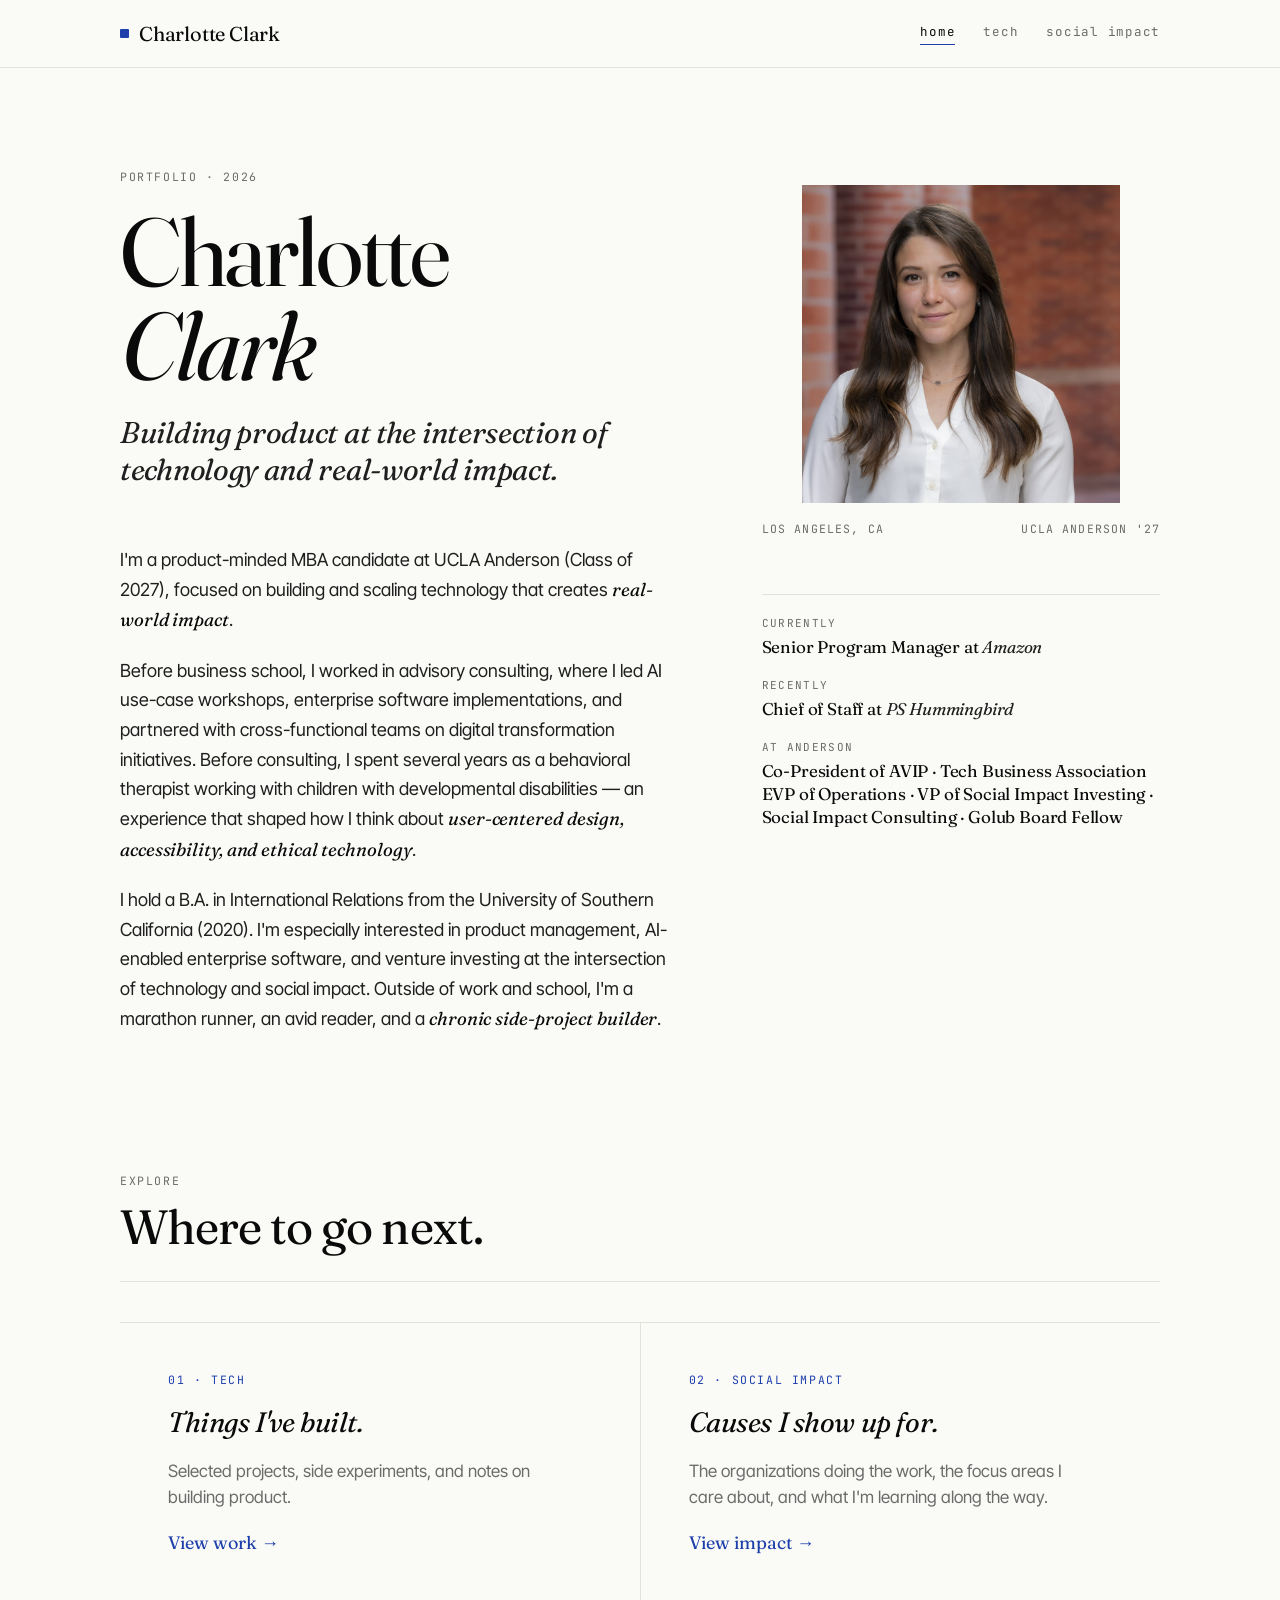
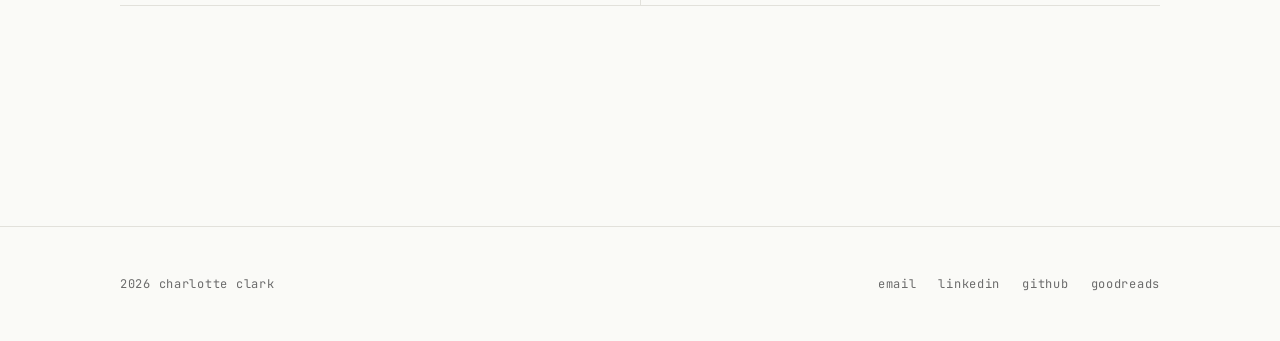
<file: index.html>
<!doctype html>
<html lang="en">
<head>
<meta charset="utf-8" />
<meta name="viewport" content="width=device-width, initial-scale=1" />
<title>Charlotte Clark - Tech, Venture, Social Impact</title>
<meta name="description" content="Charlotte Clark — product-minded MBA candidate at UCLA Anderson building technology with real-world impact." />
<link rel="preconnect" href="https://fonts.googleapis.com">
<link rel="preconnect" href="https://fonts.gstatic.com" crossorigin>
<link href="https://fonts.googleapis.com/css2?family=Fraunces:ital,opsz,wght@0,9..144,400;0,9..144,500;1,9..144,400&family=Inter+Tight:wght@400;500;600&family=JetBrains+Mono:wght@400;500&display=swap" rel="stylesheet">
<link rel="stylesheet" href="styles.css" />
</head>
<body>

<nav class="nav" aria-label="Primary">
  <div class="nav__inner">
    <a href="https://charlotteclark.io/" class="nav__brand">Charlotte Clark</a>
    <div class="nav__links">
      <a href="https://charlotteclark.io/" aria-current="page">home</a>
      <a href="tech.html">tech</a>
      <a href="social-impact.html">social impact</a>
    </div>
  </div>
</nav>

<main>

  <!-- HERO -->
  <section class="hero wrap">
    <div class="hero__grid">

      <div>
        <div class="eyebrow">Portfolio · 2026</div>
        <h1 class="hero__name">Charlotte<br><em>Clark</em></h1>
        <p class="hero__tagline">
          Building product at the intersection of technology and real-world impact.
        </p>

        <!-- BIO -->
        <div class="bio">
          <p>
            I'm a product-minded MBA candidate at UCLA Anderson (Class of 2027), focused on building
            and scaling technology that creates <em>real-world impact</em>.
          </p>
          <p>
            Before business school, I worked in advisory consulting, where I led AI use-case workshops,
            enterprise software implementations, and partnered with cross-functional teams on digital
            transformation initiatives. Before consulting, I spent several years as a behavioral
            therapist working with children with developmental disabilities — an experience that shaped
            how I think about <em>user-centered design, accessibility, and ethical technology</em>.
          </p>
          <p>
            I hold a B.A. in International Relations from the University of Southern California (2020).
            I'm especially interested in product management, AI-enabled enterprise software, and
            venture investing at the intersection of technology and social impact. Outside of work and
            school, I'm a marathon runner, an avid reader, and a <em>chronic side-project builder</em>.
          </p>
        </div>
      </div>

      <div>
        <figure class="hero__photo">
          <img src="charlotte.jpg" alt="Charlotte Clark" />
        </figure>
        <div class="hero__photo-meta">
          <span>Los Angeles, CA</span>
          <span>UCLA Anderson '27</span>
        </div>

        <dl class="hero__currently">
          <dt>Currently</dt>
          <dd>Senior Program Manager at <em>Amazon </em></dd>

          <dt>Recently</dt>
          <dd>Chief of Staff at <em>PS Hummingbird</em></dd>

          <dt>At Anderson</dt>
          <dd>Co-President of AVIP · Tech Business Association EVP of Operations · VP of Social Impact Investing · Social Impact Consulting · Golub Board Fellow</dd>
        </dl>
      </div>

    </div>
  </section>

  <!-- NEXT UP -->
  <section class="section wrap" aria-labelledby="next-heading">
    <div class="sec-head">
      <div class="sec-head__title">
        <span class="eyebrow">Explore</span>
        <h2 id="next-heading">Where to go next.</h2>
      </div>
    </div>

    <div class="next">
      <a class="next__card" href="tech.html">
        <span class="eyebrow">01 · Tech</span>
        <h3>Things I've built.</h3>
        <p>Selected projects, side experiments, and notes on building product.</p>
        <span class="arrow">View work →</span>
      </a>
      <a class="next__card" href="social-impact.html">
        <span class="eyebrow">02 · Social Impact</span>
        <h3>Causes I show up for.</h3>
        <p>The organizations doing the work, the focus areas I care about, and what I'm learning along the way.</p>
        <span class="arrow">View impact →</span>
      </a>
    </div>
  </section>

</main>

<footer class="foot">
  <div class="foot__inner">
    <div>2026 Charlotte Clark</div>
    <div class="foot__links">
      <a href="mailto:charlotte.clark.2027@anderson.ucla.edu">email</a>
      <a href="https://www.linkedin.com/in/charlotte-christensen-clark/">linkedin</a>
      <a href="https://github.com/charlxtteclark">github</a>
      <a href="https://www.goodreads.com/user/show/161017598-charlotte-clark">goodreads</a>
    </div>
  </div>
</footer>

</body>
</html>
</file>
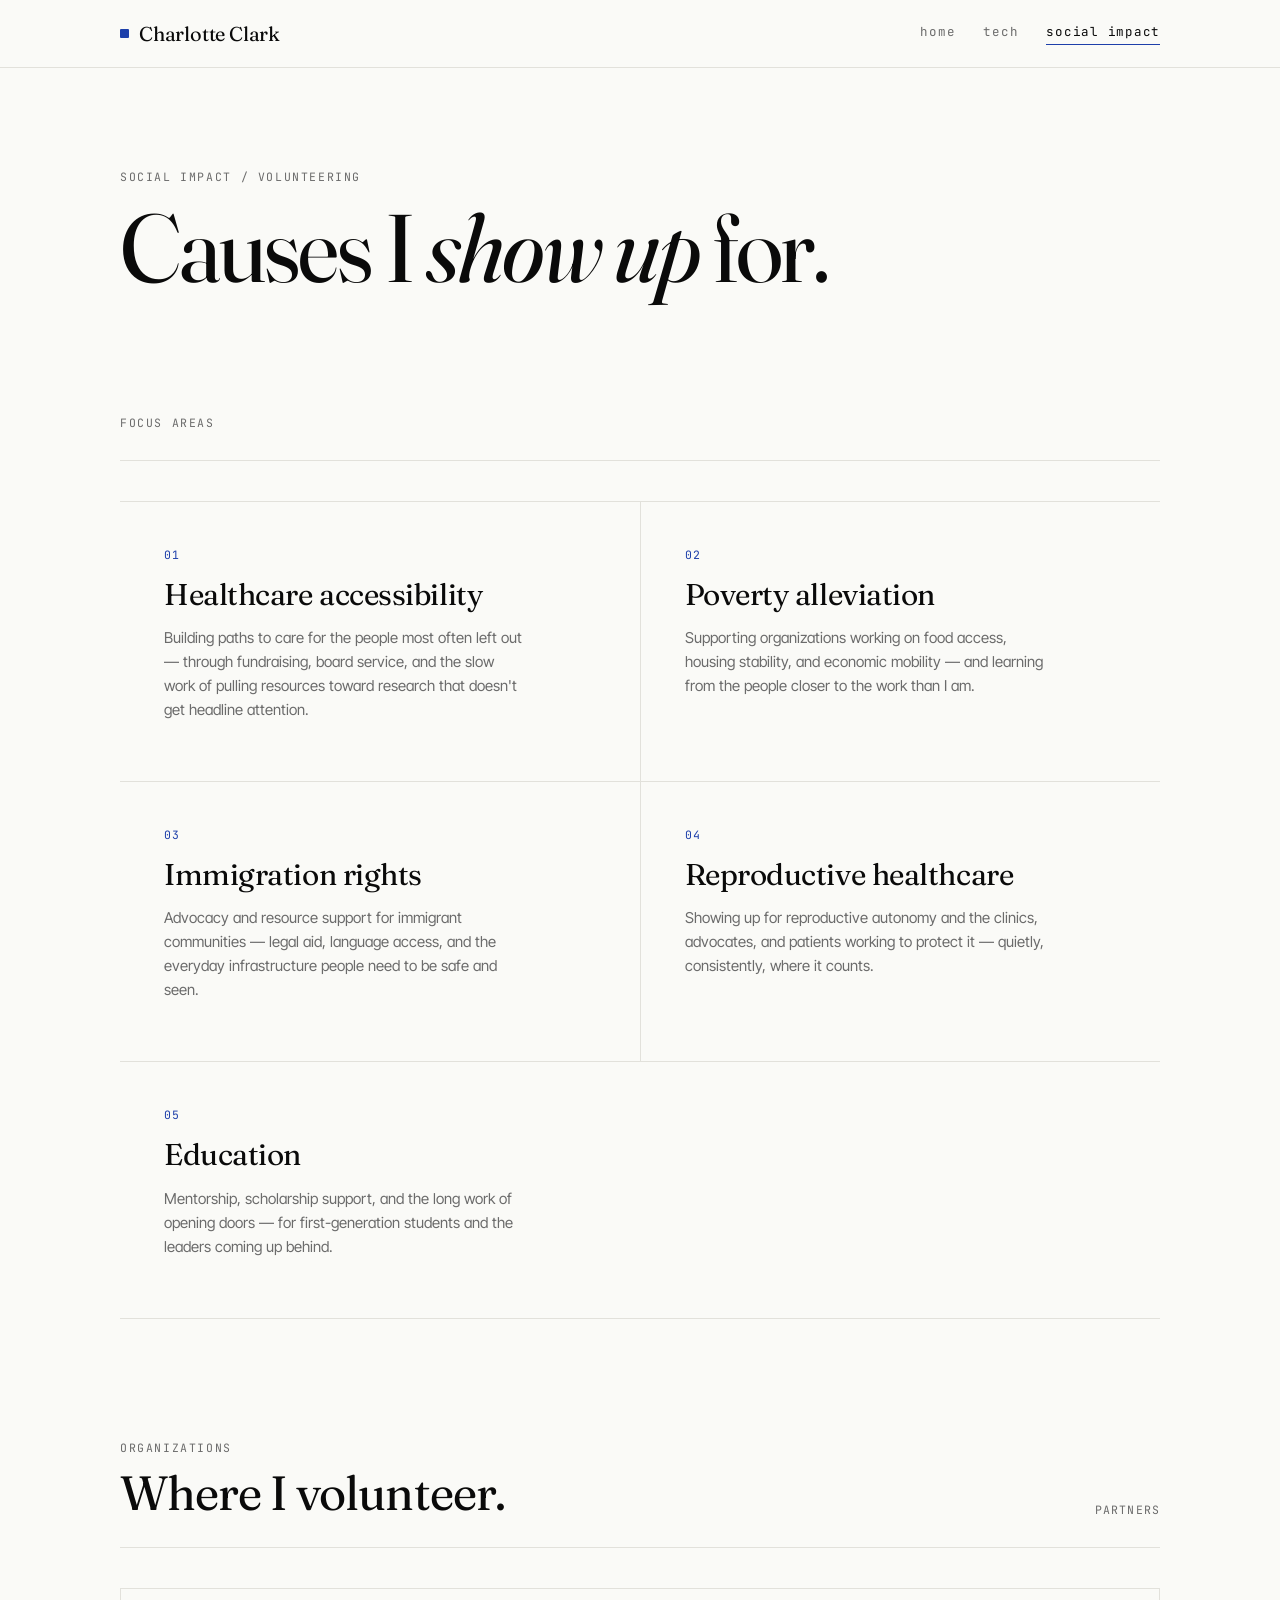
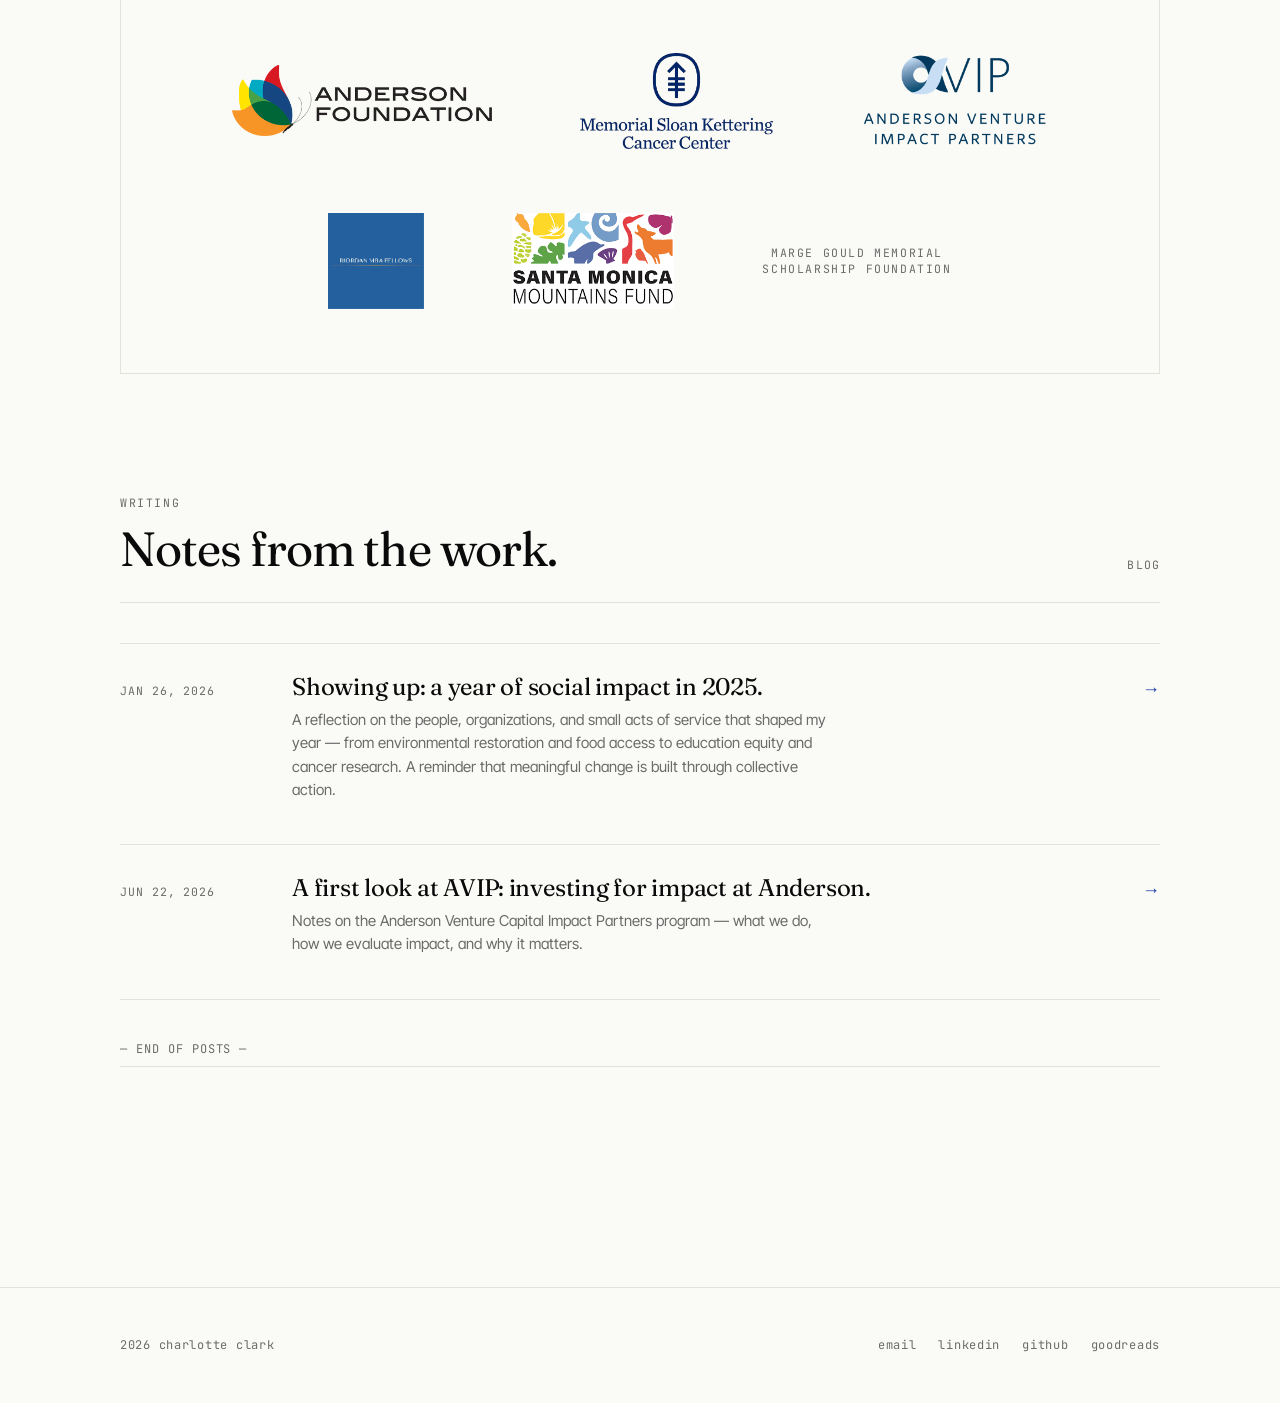
<file: social-impact.html>
<!doctype html>
<html lang="en">
<head>
<meta charset="utf-8" />
<meta name="viewport" content="width=device-width, initial-scale=1" />
<title>Social Impact — Charlotte Clark</title>
<meta name="description" content="The causes I show up for, the organizations doing the work, and what I'm learning." />
<link rel="preconnect" href="https://fonts.googleapis.com">
<link rel="preconnect" href="https://fonts.gstatic.com" crossorigin>
<link href="https://fonts.googleapis.com/css2?family=Fraunces:ital,opsz,wght@0,9..144,400;0,9..144,500;1,9..144,400&family=Inter+Tight:wght@400;500;600&family=JetBrains+Mono:wght@400;500&display=swap" rel="stylesheet">
<link rel="stylesheet" href="styles.css" />
</head>
<body>

<nav class="nav" aria-label="Primary">
  <div class="nav__inner">
    <a href="https://charlotteclark.io/" class="nav__brand">Charlotte Clark</a>
    <div class="nav__links">
      <a href="https://charlotteclark.io/">home</a>
      <a href="tech.html">tech</a>
      <a href="social-impact.html" aria-current="page">social impact</a>
    </div>
  </div>
</nav>

<main>

  <!-- INTRO -->
  <section class="hero wrap">
    <div class="eyebrow">Social Impact / Volunteering</div>
    <h1 class="hero__name" style="margin-top:14px">Causes I <em>show up</em> for.</h1>
  </section>

  <!-- FOCUS AREAS -->
  <section class="section wrap" aria-labelledby="focus-heading">
    <div class="sec-head sec-head--minimal">
      <div class="sec-head__title">
        <span class="eyebrow">Focus Areas</span>
      </div>
    </div>

    <div class="focus">
      <div class="focus__item">
        <span class="focus__num">01</span>
        <div class="focus__title">Healthcare accessibility</div>
        <p class="focus__body">
          Building paths to care for the people most often left out — through fundraising,
          board service, and the slow work of pulling resources toward research that doesn't
          get headline attention.
        </p>
      </div>

      <div class="focus__item">
        <span class="focus__num">02</span>
        <div class="focus__title">Poverty alleviation</div>
        <p class="focus__body">
          Supporting organizations working on food access, housing stability, and economic
          mobility — and learning from the people closer to the work than I am.
        </p>
      </div>

      <div class="focus__item">
        <span class="focus__num">03</span>
        <div class="focus__title">Immigration rights</div>
        <p class="focus__body">
          Advocacy and resource support for immigrant communities — legal aid, language
          access, and the everyday infrastructure people need to be safe and seen.
        </p>
      </div>

      <div class="focus__item">
        <span class="focus__num">04</span>
        <div class="focus__title">Reproductive healthcare</div>
        <p class="focus__body">
          Showing up for reproductive autonomy and the clinics, advocates, and patients
          working to protect it — quietly, consistently, where it counts.
        </p>  
      </div>
      
      <div class="focus__item focus__item--full">
        <span class="focus__num">05</span>
        <div class="focus__title">Education</div>
        <p class="focus__body">
          Mentorship, scholarship support, and the long work of opening doors — for
          first-generation students and the leaders coming up behind.
        </p>
      </div>
    </div>
  </section>

  <!-- PARTNERS -->
  <section class="section wrap" aria-labelledby="partners-heading">
    <div class="sec-head">
      <div class="sec-head__title">
        <span class="eyebrow">Organizations</span>
        <h2 id="partners-heading">Where I volunteer.</h2>
      </div>
      <span class="sec-head__count">Partners</span>
    </div>

    <div class="partners" role="list" aria-label="Volunteer organizations">
      <div class="partners__cell" role="listitem">
        <img src="assets/images/Anderson_Foundation.png" alt="Anderson Foundation" />
      </div>
      <div class="partners__cell" role="listitem">
        <img src="assets/images/MSKCC_Logo.jpg" alt="Memorial Sloan Kettering Cancer Center" />
      </div>
      <div class="partners__cell" role="listitem">
        <img src="assets/images/AVIP.png" alt="Anderson Venture Impact Partners" />
      </div>
      <div class="partners__cell" role="listitem">
        <img src="assets/images/Riordan_Fellows.png" alt="Riordan MBA Fellows" />
      </div>
      <div class="partners__cell" role="listitem">
        <img src="assets/images/SAMO_Fund.png" alt="Santa Monica Mountains Fund" />
      </div>
      <div class="partners__cell" role="listitem">
        <span class="eyebrow" style="color: var(--muted); text-align:center; line-height:1.4;">
        Marge Gould Memorial<br>Scholarship Foundation
        </span>
</div>
    </div>
  </section>

  <!-- BLOG -->
  <section class="section wrap" aria-labelledby="impact-blog">
    <div class="sec-head">
      <div class="sec-head__title">
        <span class="eyebrow">Writing</span>
        <h2 id="impact-blog">Notes from the work.</h2>
      </div>
      <span class="sec-head__count">Blog</span>
    </div>

    <div class="posts">
      <!-- Add new posts above this comment; copy the .post block. -->

      <a class="post" href="blog/social-impact-showing-up-2025.html">
        <span class="post__date">Jan 26, 2026</span>
        <div>
          <div class="post__title">Showing up: a year of social impact in 2025.</div>
          <p class="post__excerpt">
            A reflection on the people, organizations, and small acts of service that shaped
            my year — from environmental restoration and food access to education equity and
            cancer research. A reminder that meaningful change is built through collective action.
          </p>
        </div>
        <span class="post__arrow">→</span>
      </a>

      <a class="post" href="blog/avip-blog-post.html">
        <span class="post__date">Jun 22, 2026</span>
        <div>
          <div class="post__title">A first look at AVIP: investing for impact at Anderson.</div>
          <p class="post__excerpt">
            Notes on the Anderson Venture Capital Impact Partners program — what we do,
            how we evaluate impact, and why it matters.
          </p>
        </div>
        <span class="post__arrow">→</span>
      </a>

      <div class="post-empty">— end of posts —</div>
    </div>
  </section>

</main>

<footer class="foot">
  <div class="foot__inner">
    <div>2026 Charlotte Clark</div>
    <div class="foot__links">
      <a href="mailto:charlotte.clark.2027@anderson.ucla.edu">email</a>
      <a href="https://www.linkedin.com/in/charlotte-christensen-clark/">linkedin</a>
      <a href="https://github.com/charlxtteclark">github</a>
      <a href="https://www.goodreads.com/user/show/161017598-charlotte-clark">goodreads</a>
    </div>
  </div>
</footer>

</body>
</html>
</file>
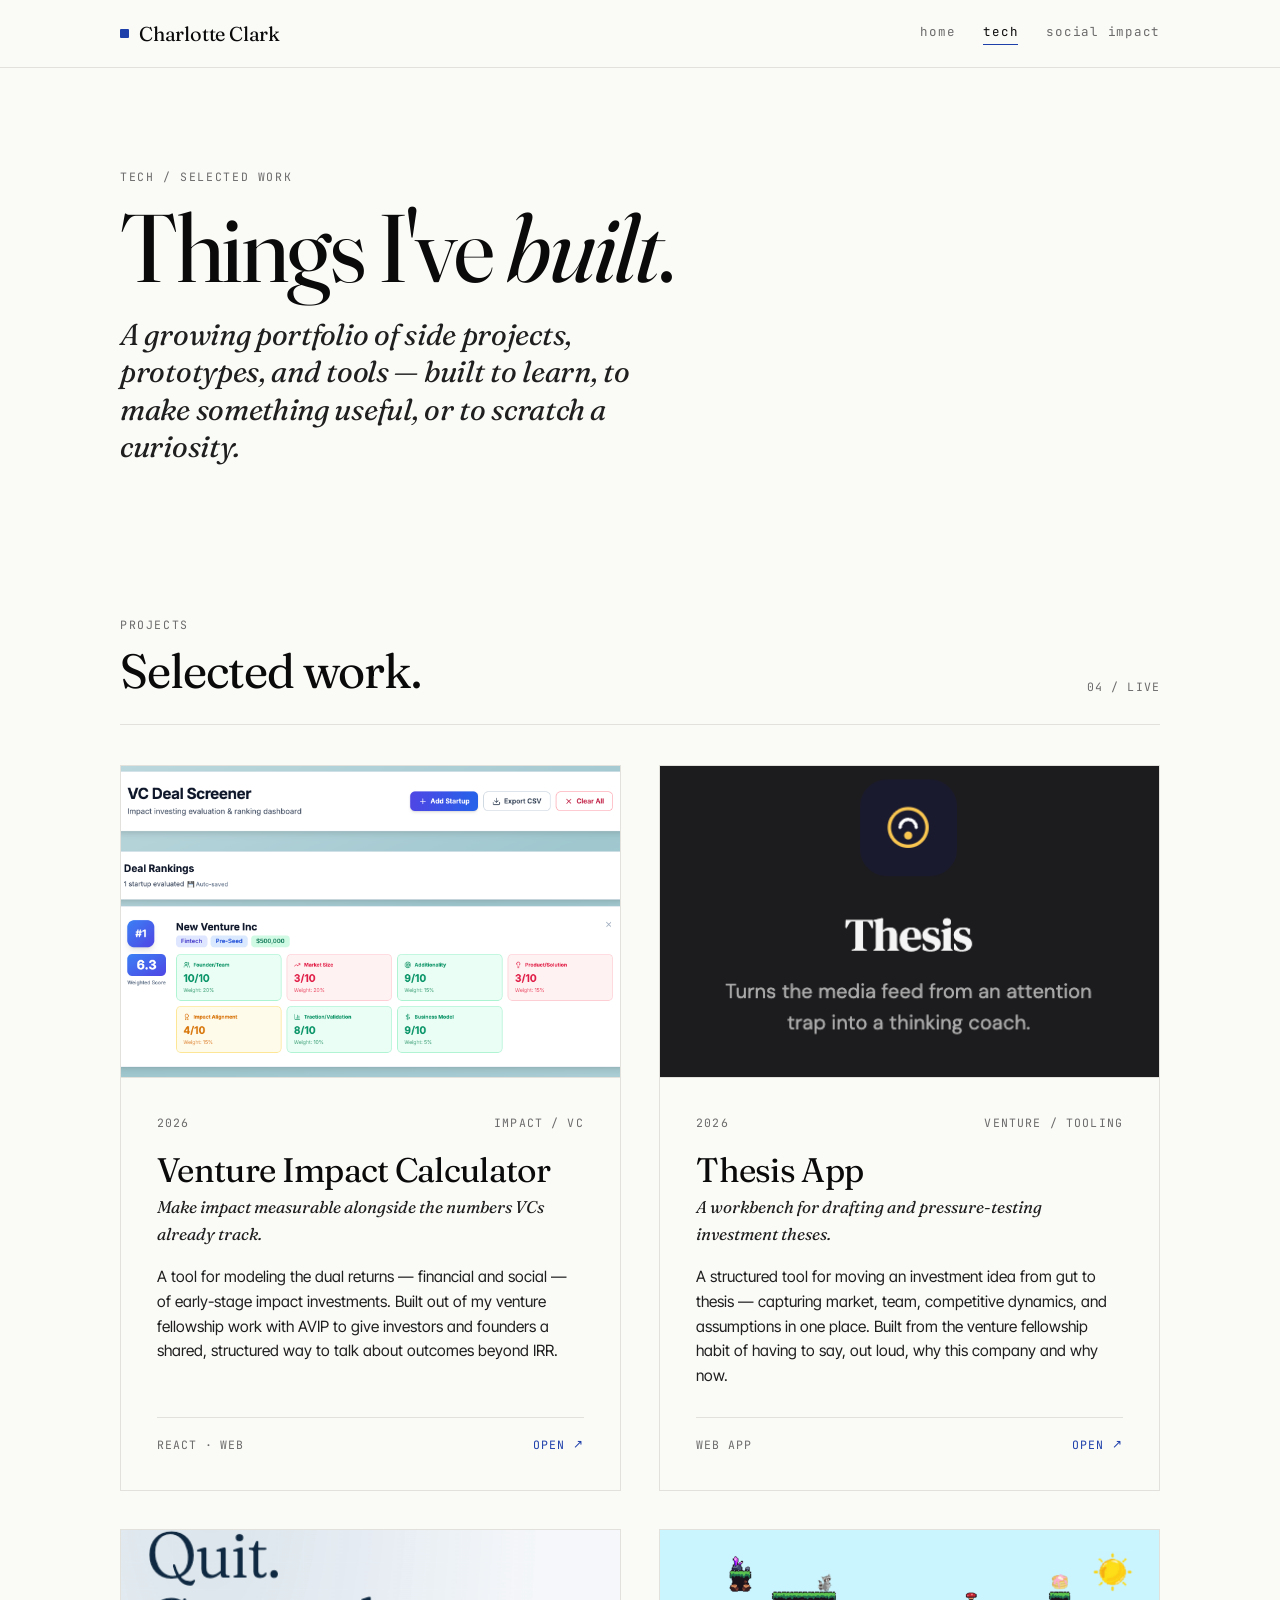
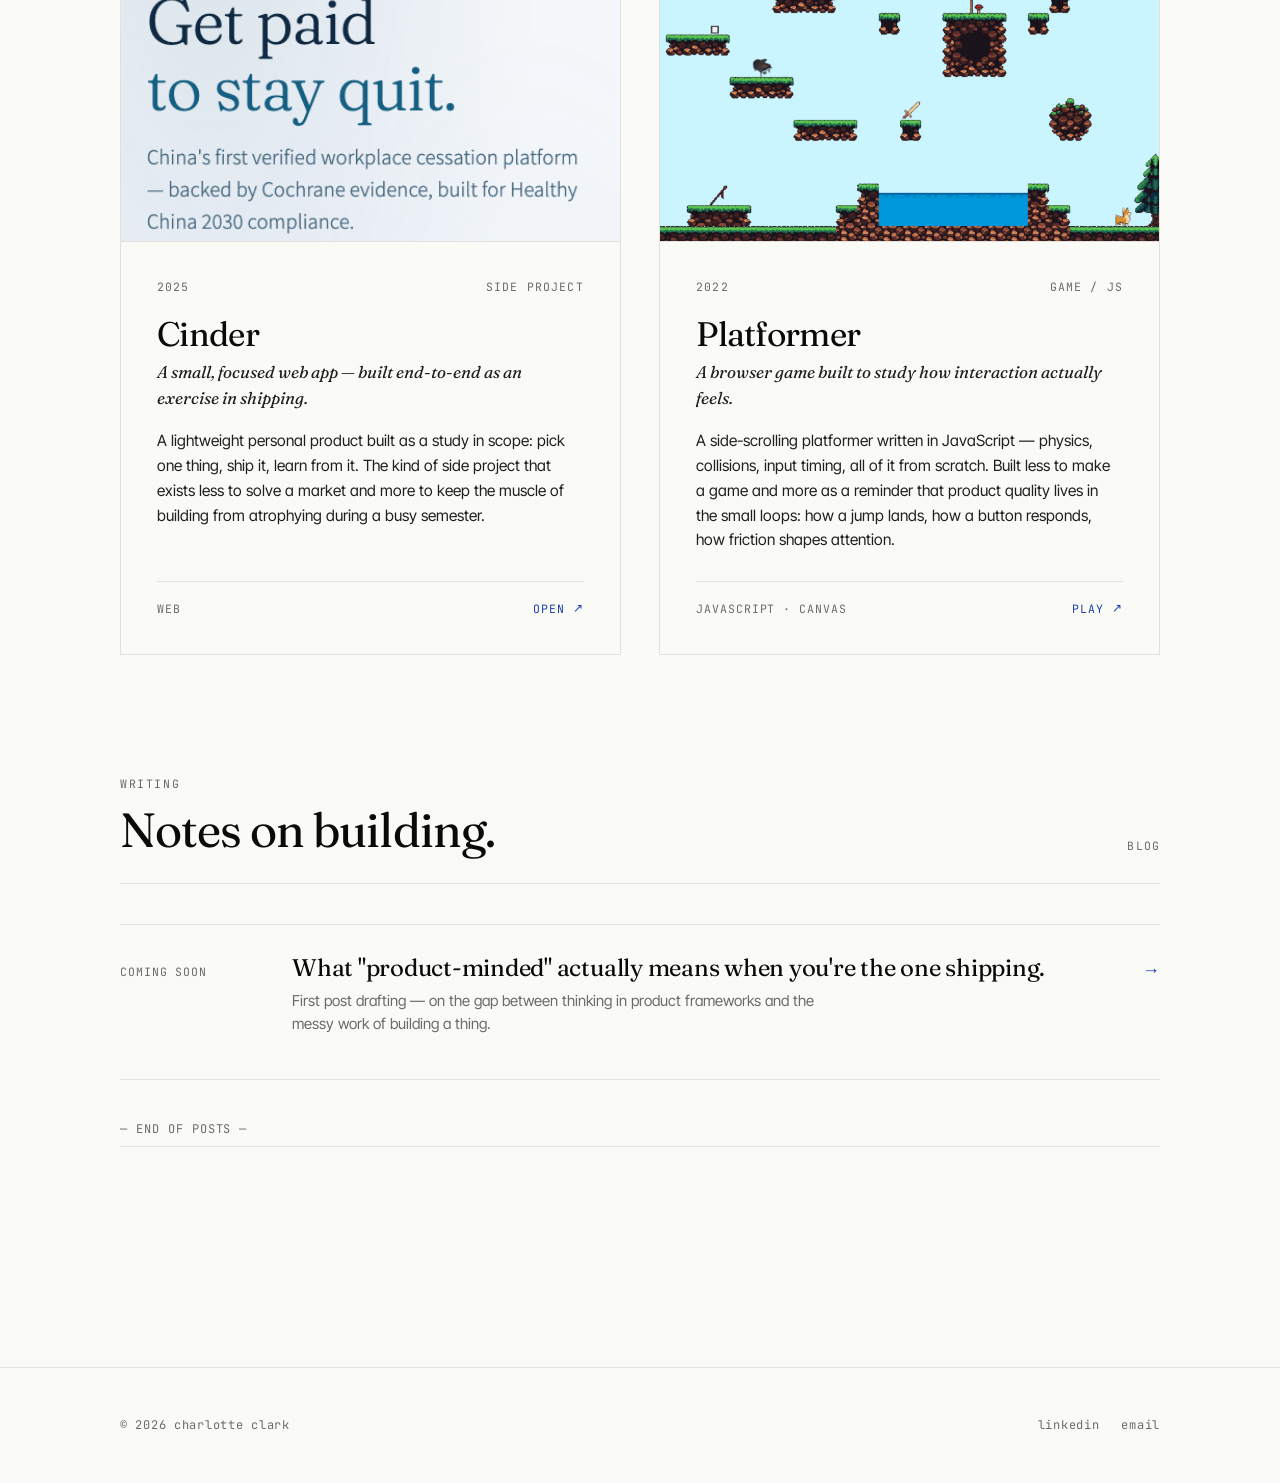
<file: tech.html>
<!doctype html>
<html lang="en">
<head>
<meta charset="utf-8" />
<meta name="viewport" content="width=device-width, initial-scale=1" />
<title>Tech — Charlotte Clark</title>
<meta name="description" content="Selected projects and notes on building product." />
<link rel="preconnect" href="https://fonts.googleapis.com">
<link rel="preconnect" href="https://fonts.gstatic.com" crossorigin>
<link href="https://fonts.googleapis.com/css2?family=Fraunces:ital,opsz,wght@0,9..144,400;0,9..144,500;1,9..144,400&family=Inter+Tight:wght@400;500;600&family=JetBrains+Mono:wght@400;500&display=swap" rel="stylesheet">
<link rel="stylesheet" href="styles.css" />
</head>
<body>

<nav class="nav" aria-label="Primary">
  <div class="nav__inner">
    <a href="https://charlotteclark.io/" class="nav__brand">Charlotte Clark</a>
    <div class="nav__links">
      <a href="https://charlotteclark.io/">home</a>
      <a href="tech.html" aria-current="page">tech</a>
      <a href="social-impact.html">social impact</a>
    </div>
  </div>
</nav>

<main>

  <!-- INTRO -->
  <section class="hero wrap">
    <div class="eyebrow">Tech / Selected Work</div>
    <h1 class="hero__name" style="margin-top:14px">Things I've <em>built</em>.</h1>
    <p class="hero__tagline">
      A growing portfolio of side projects, prototypes, and tools — built to learn,
      to make something useful, or to scratch a curiosity.
    </p>
  </section>

  <!-- PROJECTS -->
  <section class="section wrap" aria-labelledby="projects-heading">
    <div class="sec-head">
      <div class="sec-head__title">
        <span class="eyebrow">Projects</span>
        <h2 id="projects-heading">Selected work.</h2>
      </div>
      <span class="sec-head__count">04 / live</span>
    </div>

    <div class="projects">

      <a class="proj" href="https://charlotteclark.io/ventureimpactcalculator/" target="_blank" rel="noopener">
        <div class="proj__thumb">
          <img src="assets/images/VCdealscreener.png" alt="Venture Impact Calculator screenshot" />
        </div>
        <div class="proj__content">
          <div class="proj__top">
            <span class="proj__year">2026</span>
            <span class="proj__year">Impact / VC</span>
          </div>
          <h3 class="proj__title">Venture Impact Calculator</h3>
          <p class="proj__tagline">Make impact measurable alongside the numbers VCs already track.</p>
          <p class="proj__body">
            A tool for modeling the dual returns — financial and social — of early-stage impact
            investments. Built out of my venture fellowship work with AVIP to give investors and
            founders a shared, structured way to talk about outcomes beyond IRR.
          </p>
          <div class="proj__foot">
            <span>React · Web</span>
            <span class="proj__link">Open</span>
          </div>
        </div>
      </a>

      <a class="proj" href="https://charlotteclark.io/thesis-app/" target="_blank" rel="noopener">
        <div class="proj__thumb">
          <img src="assets/images/thesis.png" alt="Thesis App screenshot" />
        </div>
        <div class="proj__content">
          <div class="proj__top">
            <span class="proj__year">2026</span>
            <span class="proj__year">Venture / Tooling</span>
          </div>
          <h3 class="proj__title">Thesis App</h3>
          <p class="proj__tagline">A workbench for drafting and pressure-testing investment theses.</p>
          <p class="proj__body">
            A structured tool for moving an investment idea from gut to thesis — capturing market,
            team, competitive dynamics, and assumptions in one place. Built from the venture
            fellowship habit of having to say, out loud, why this company and why now.
          </p>
          <div class="proj__foot">
            <span>Web App</span>
            <span class="proj__link">Open</span>
          </div>
        </div>
      </a>

      <a class="proj" href="https://charlotteclark.io/cinder-app/" target="_blank" rel="noopener">
        <div class="proj__thumb">
          <img src="assets/images/cinder.png" alt="Cinder app screenshot" />
        </div>
        <div class="proj__content">
          <div class="proj__top">
            <span class="proj__year">2025</span>
            <span class="proj__year">Side Project</span>
          </div>
          <h3 class="proj__title">Cinder</h3>
          <p class="proj__tagline">A small, focused web app — built end-to-end as an exercise in shipping.</p>
          <p class="proj__body">
            A lightweight personal product built as a study in scope: pick one thing, ship it,
            learn from it. The kind of side project that exists less to solve a market and more
            to keep the muscle of building from atrophying during a busy semester.
          </p>
          <div class="proj__foot">
            <span>Web</span>
            <span class="proj__link">Open</span>
          </div>
        </div>
      </a>

      <a class="proj" href="https://charlocc.github.io/platformer/" target="_blank" rel="noopener">
        <div class="proj__thumb">
          <img src="assets/images/platformer.png" alt="Platformer game screenshot" />
        </div>
        <div class="proj__content">
          <div class="proj__top">
            <span class="proj__year">2022</span>
            <span class="proj__year">Game / JS</span>
          </div>
          <h3 class="proj__title">Platformer</h3>
          <p class="proj__tagline">A browser game built to study how interaction actually feels.</p>
          <p class="proj__body">
            A side-scrolling platformer written in JavaScript — physics, collisions, input timing,
            all of it from scratch. Built less to make a game and more as a reminder that product
            quality lives in the small loops: how a jump lands, how a button responds, how friction
            shapes attention.
          </p>
          <div class="proj__foot">
            <span>JavaScript · Canvas</span>
            <span class="proj__link">Play</span>
          </div>
        </div>
      </a>

    </div>
  </section>

  <!-- BLOG -->
  <section class="section wrap" aria-labelledby="tech-blog">
    <div class="sec-head">
      <div class="sec-head__title">
        <span class="eyebrow">Writing</span>
        <h2 id="tech-blog">Notes on building.</h2>
      </div>
      <span class="sec-head__count">Blog</span>
    </div>

    <div class="posts">
      <!-- Add new posts above this comment; copy the .post block. -->

      <a class="post" href="#">
        <span class="post__date">Coming soon</span>
        <div>
          <div class="post__title">What "product-minded" actually means when you're the one shipping.</div>
          <p class="post__excerpt">First post drafting — on the gap between thinking in product
            frameworks and the messy work of building a thing.</p>
        </div>
        <span class="post__arrow">→</span>
      </a>

      <div class="post-empty">— end of posts —</div>
    </div>
  </section>

</main>

<footer class="foot">
  <div class="foot__inner">
    <div>© 2026 Charlotte Clark</div>
    <div class="foot__links">
      <a href="https://www.linkedin.com/in/charlotte-christensen-clark">linkedin</a>
      <a href="mailto:ccclark729@gmail.com">email</a>
    </div>
  </div>
</footer>

</body>
</html>
</file>
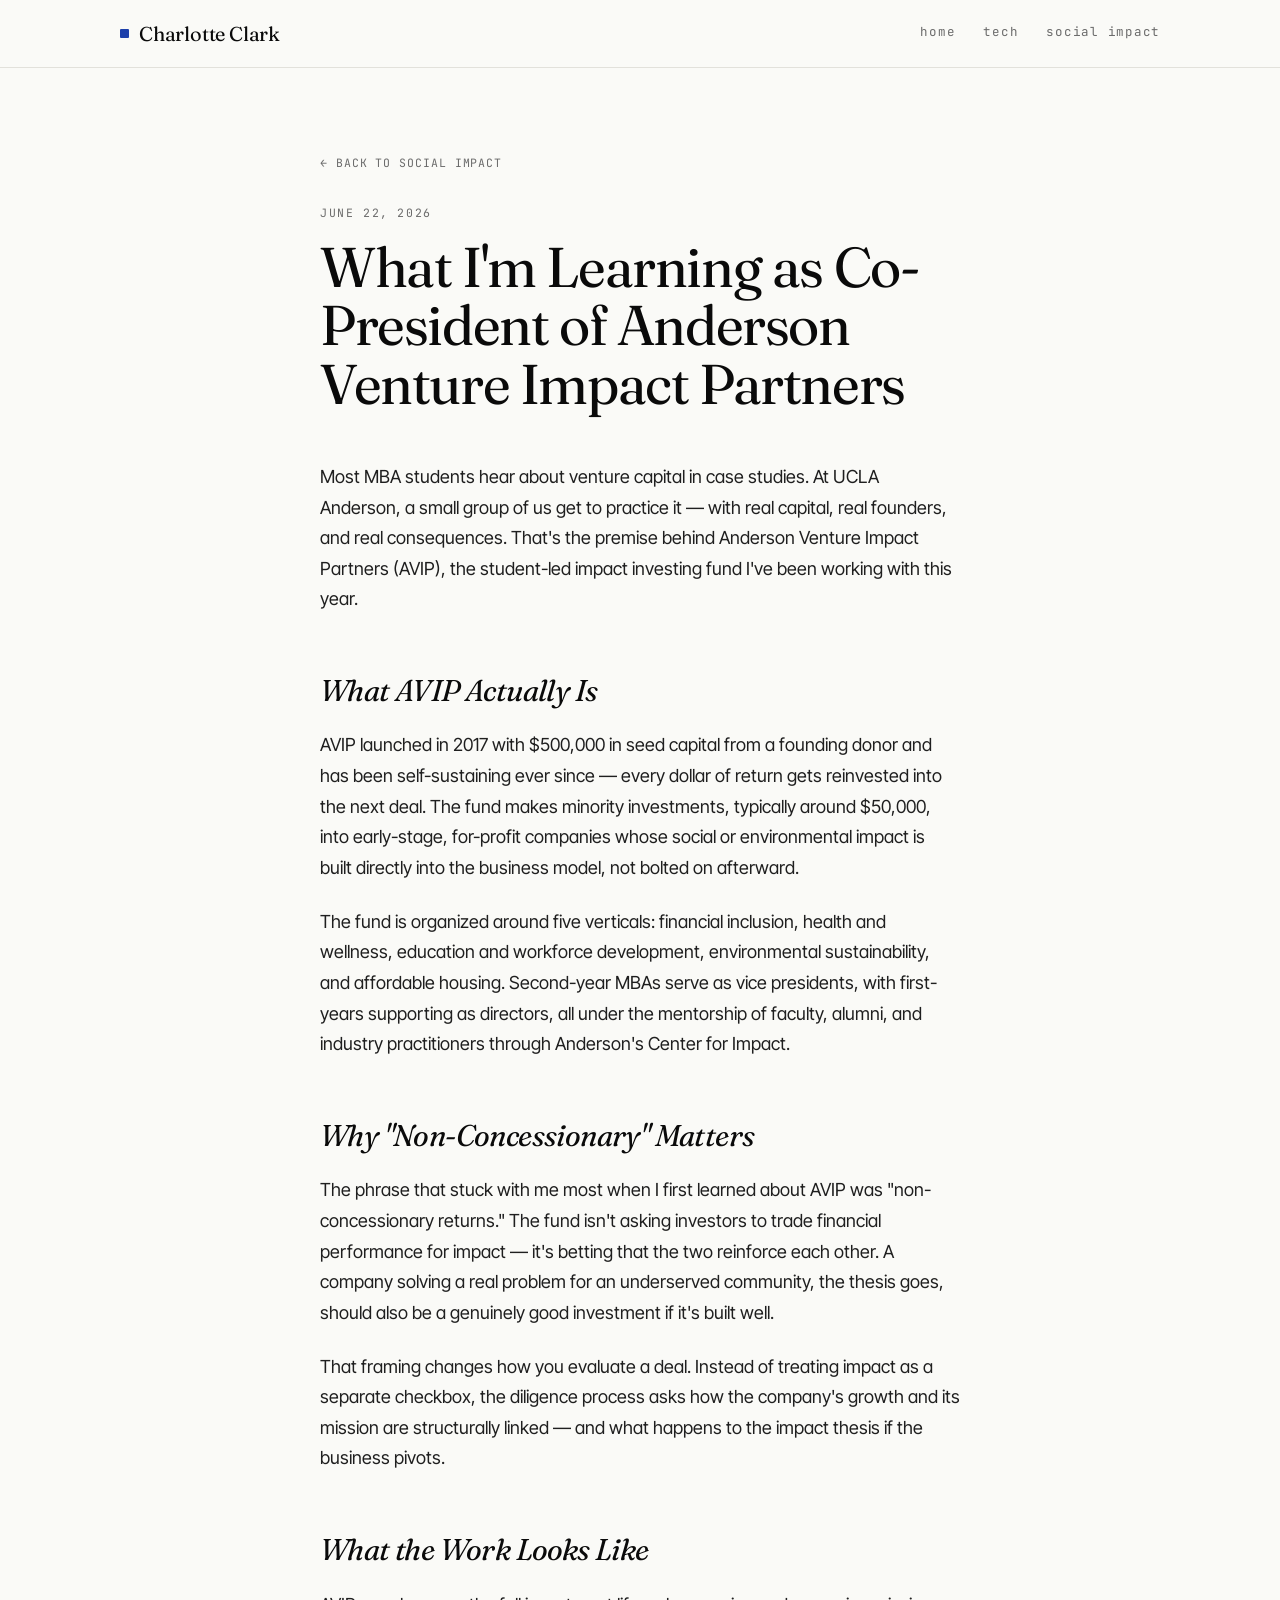
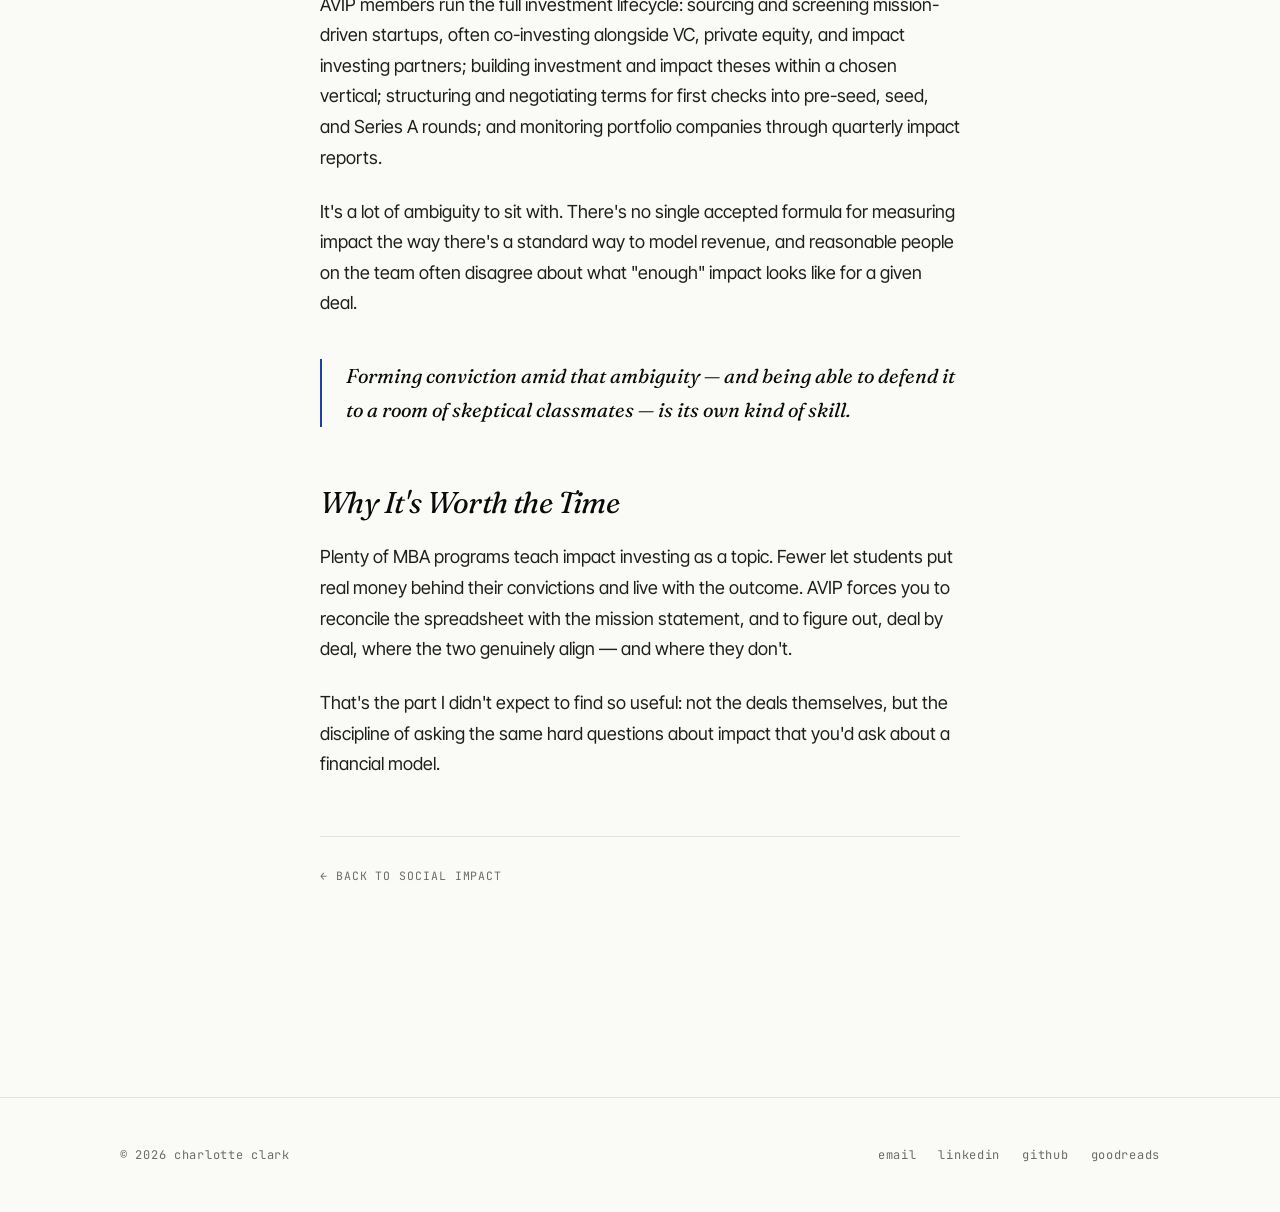
<file: blog/avip-blog-post.html>
<!doctype html>
<html lang="en">
<head>
<meta charset="utf-8" />
<meta name="viewport" content="width=device-width, initial-scale=1" />
<title>What I'm Learning at Anderson Venture Impact Partners — Charlotte Clark</title>
<meta name="description" content="A look at Anderson Venture Impact Partners, UCLA Anderson's student-led impact investing fund, and what it's taught me about evaluating impact alongside returns." />
<link rel="preconnect" href="https://fonts.googleapis.com">
<link rel="preconnect" href="https://fonts.gstatic.com" crossorigin>
<link href="https://fonts.googleapis.com/css2?family=Fraunces:ital,opsz,wght@0,9..144,400;0,9..144,500;1,9..144,400&family=Inter+Tight:wght@400;500;600&family=JetBrains+Mono:wght@400;500&display=swap" rel="stylesheet">
<link rel="stylesheet" href="../styles.css" />
</head>
<body>

<nav class="nav" aria-label="Primary">
  <div class="nav__inner">
    <a href="https://charlotteclark.io/" class="nav__brand">Charlotte Clark</a>
    <div class="nav__links">
      <a href="https://charlotteclark.io/">home</a>
      <a href="../tech.html">tech</a>
      <a href="../social-impact.html">social impact</a>
    </div>
  </div>
</nav>

<main>
  <article class="post-page wrap">
    <a class="post-page__back" href="../social-impact.html">← back to social impact</a>

    <header class="post-page__head">
      <span class="eyebrow">June 22, 2026</span>
      <h1>What I'm Learning as Co-President of Anderson Venture Impact Partners</h1>
    </header>

    <div class="post-body">

      <p>Most MBA students hear about venture capital in case studies. At UCLA Anderson, a small group of us get to practice it — with real capital, real founders, and real consequences. That's the premise behind Anderson Venture Impact Partners (AVIP), the student-led impact investing fund I've been working with this year.</p>

      <h2>What AVIP Actually Is</h2>
      <p>AVIP launched in 2017 with $500,000 in seed capital from a founding donor and has been self-sustaining ever since — every dollar of return gets reinvested into the next deal. The fund makes minority investments, typically around $50,000, into early-stage, for-profit companies whose social or environmental impact is built directly into the business model, not bolted on afterward.</p>
      <p>The fund is organized around five verticals: financial inclusion, health and wellness, education and workforce development, environmental sustainability, and affordable housing. Second-year MBAs serve as vice presidents, with first-years supporting as directors, all under the mentorship of faculty, alumni, and industry practitioners through Anderson's Center for Impact.</p>

      <h2>Why "Non-Concessionary" Matters</h2>
      <p>The phrase that stuck with me most when I first learned about AVIP was "non-concessionary returns." The fund isn't asking investors to trade financial performance for impact — it's betting that the two reinforce each other. A company solving a real problem for an underserved community, the thesis goes, should also be a genuinely good investment if it's built well.</p>
      <p>That framing changes how you evaluate a deal. Instead of treating impact as a separate checkbox, the diligence process asks how the company's growth and its mission are structurally linked — and what happens to the impact thesis if the business pivots.</p>

      <h2>What the Work Looks Like</h2>
      <p>AVIP members run the full investment lifecycle: sourcing and screening mission-driven startups, often co-investing alongside VC, private equity, and impact investing partners; building investment and impact theses within a chosen vertical; structuring and negotiating terms for first checks into pre-seed, seed, and Series A rounds; and monitoring portfolio companies through quarterly impact reports.</p>
      <p>It's a lot of ambiguity to sit with. There's no single accepted formula for measuring impact the way there's a standard way to model revenue, and reasonable people on the team often disagree about what "enough" impact looks like for a given deal.</p>
      <blockquote>Forming conviction amid that ambiguity — and being able to defend it to a room of skeptical classmates — is its own kind of skill.</blockquote>

      <h2>Why It's Worth the Time</h2>
      <p>Plenty of MBA programs teach impact investing as a topic. Fewer let students put real money behind their convictions and live with the outcome. AVIP forces you to reconcile the spreadsheet with the mission statement, and to figure out, deal by deal, where the two genuinely align — and where they don't.</p>
      <p>That's the part I didn't expect to find so useful: not the deals themselves, but the discipline of asking the same hard questions about impact that you'd ask about a financial model.</p>

    </div>

    <div class="post-page__foot">
      <a class="post-page__back" href="../social-impact.html">← back to social impact</a>
    </div>
  </article>
</main>

<footer class="foot">
  <div class="foot__inner">
    <div>© 2026 Charlotte Clark</div>
    <div class="foot__links">
      <a href="mailto:charlotte.clark.2027@anderson.ucla.edu">email</a>
      <a href="https://www.linkedin.com/in/charlotte-christensen-clark/">linkedin</a>
      <a href="https://github.com/charlxtteclark">github</a>
      <a href="https://www.goodreads.com/user/show/161017598-charlotte-clark">goodreads</a>
    </div>
  </div>
</footer>

</body>
</html>
</file>
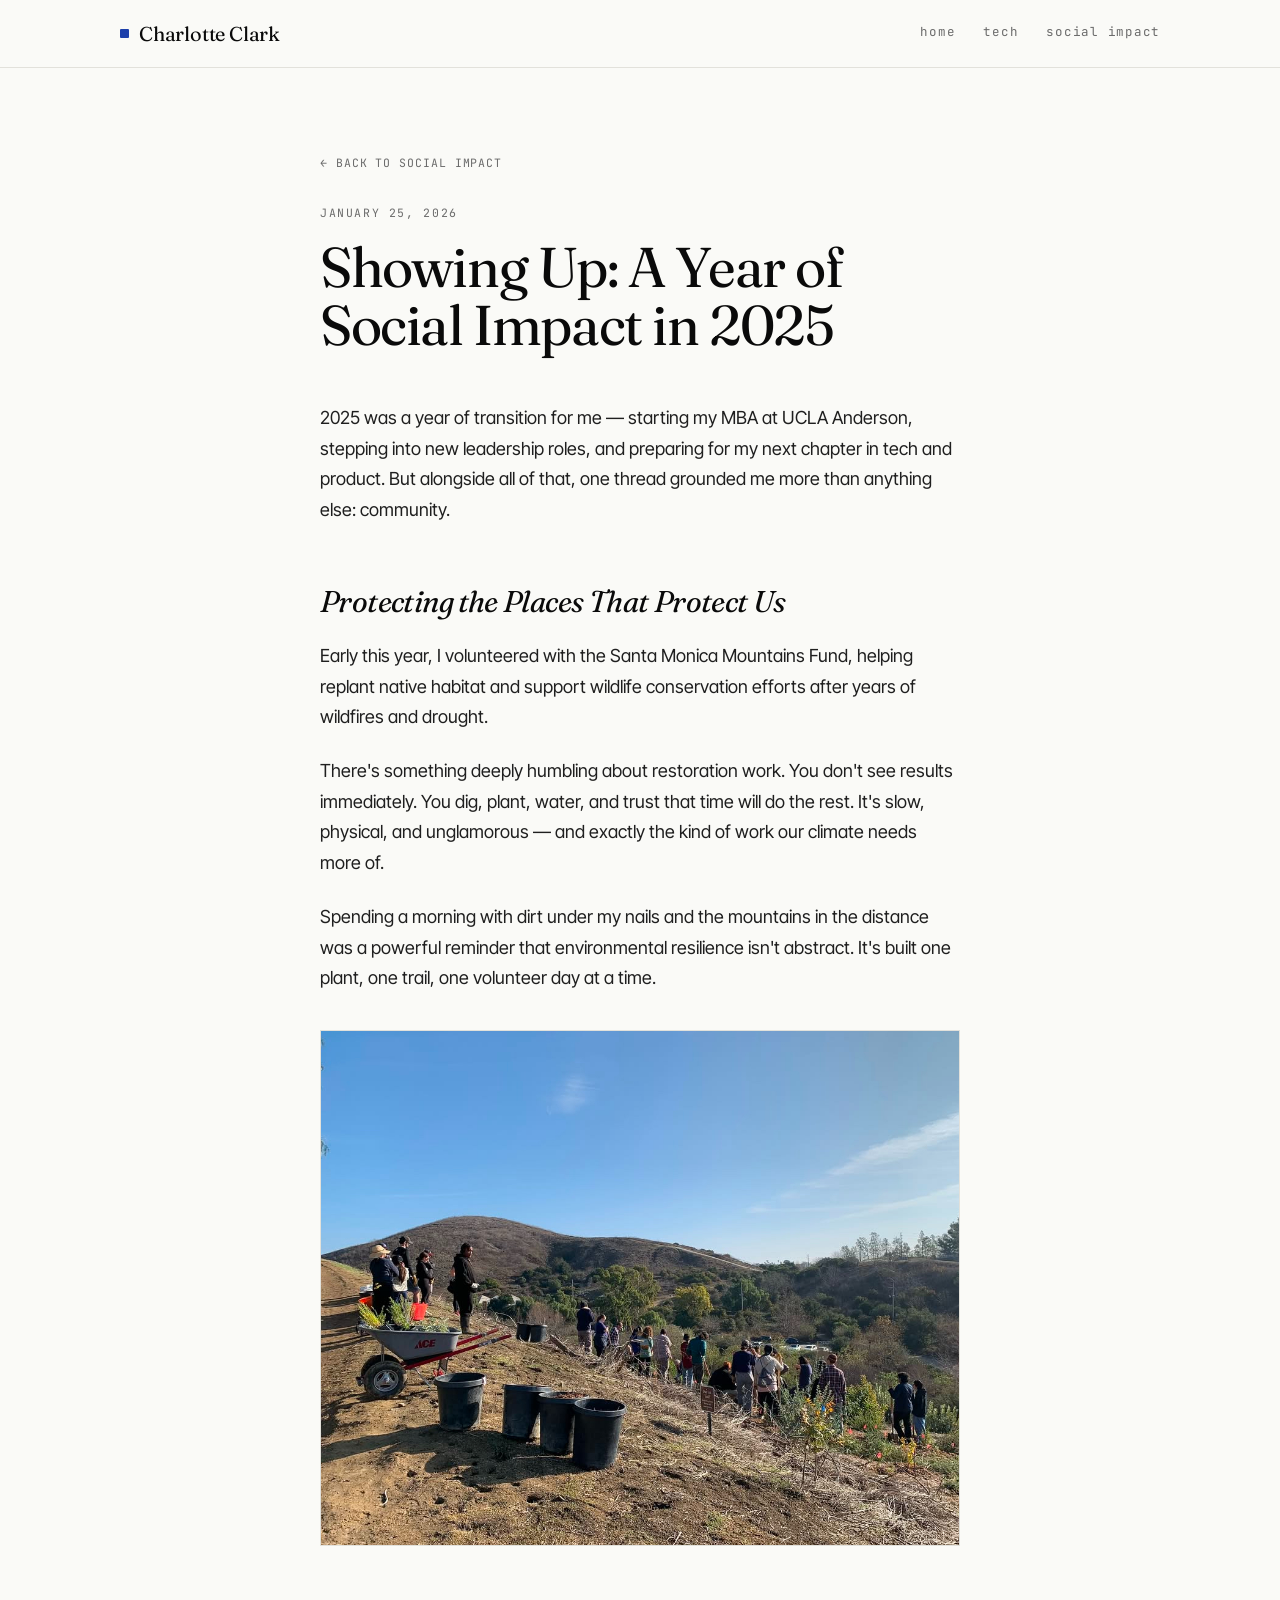
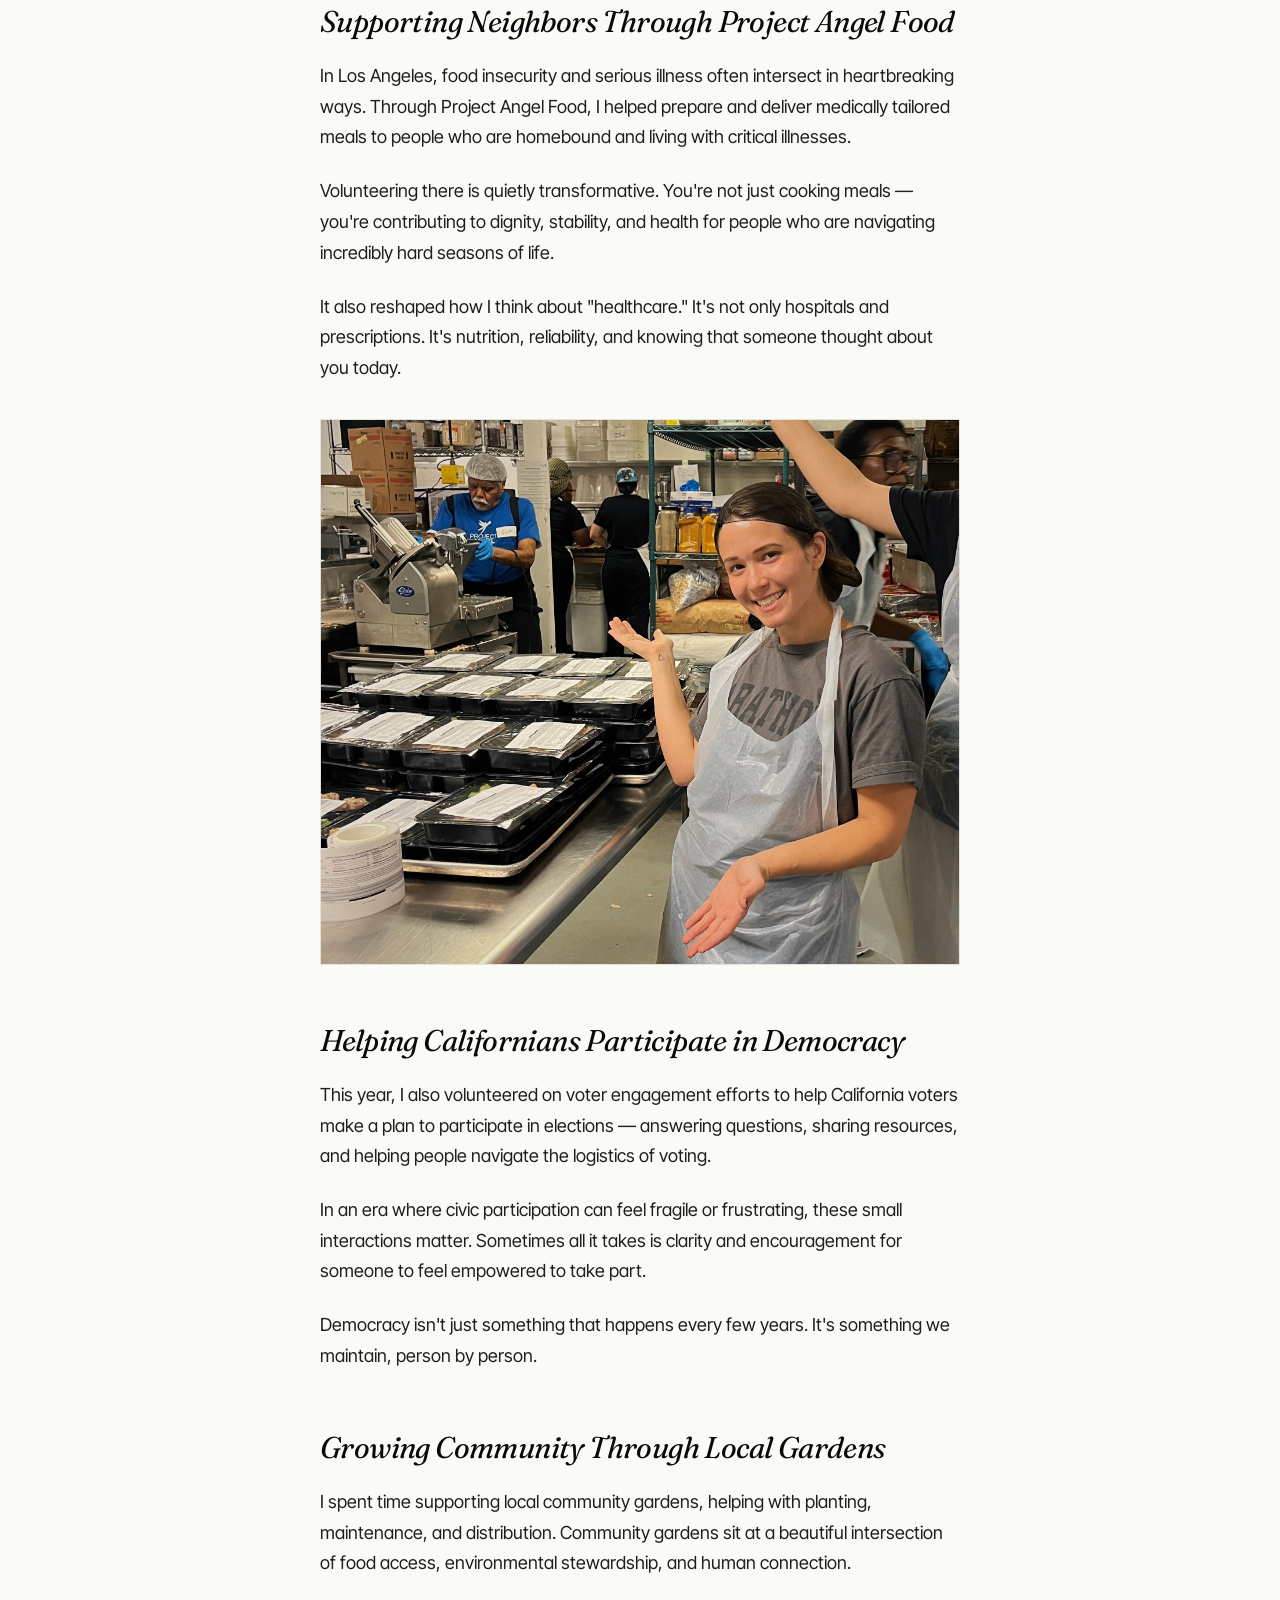
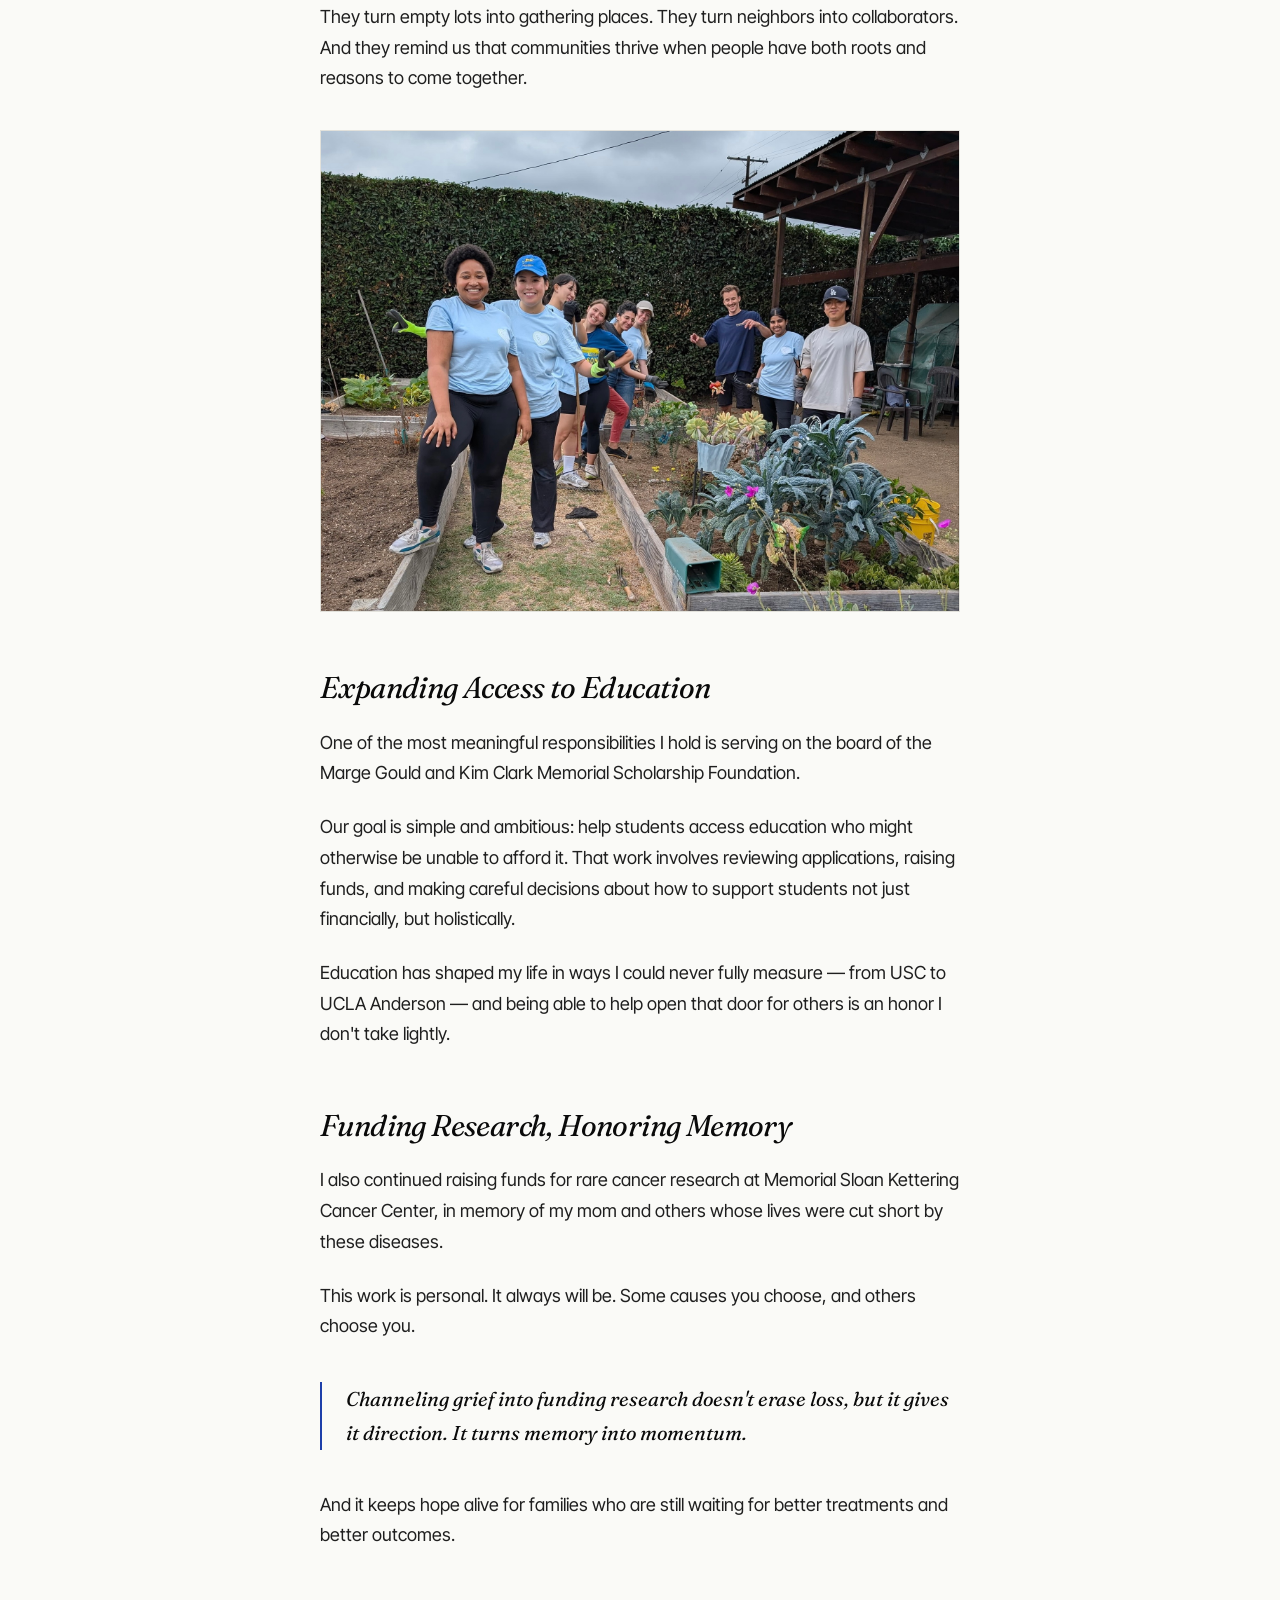
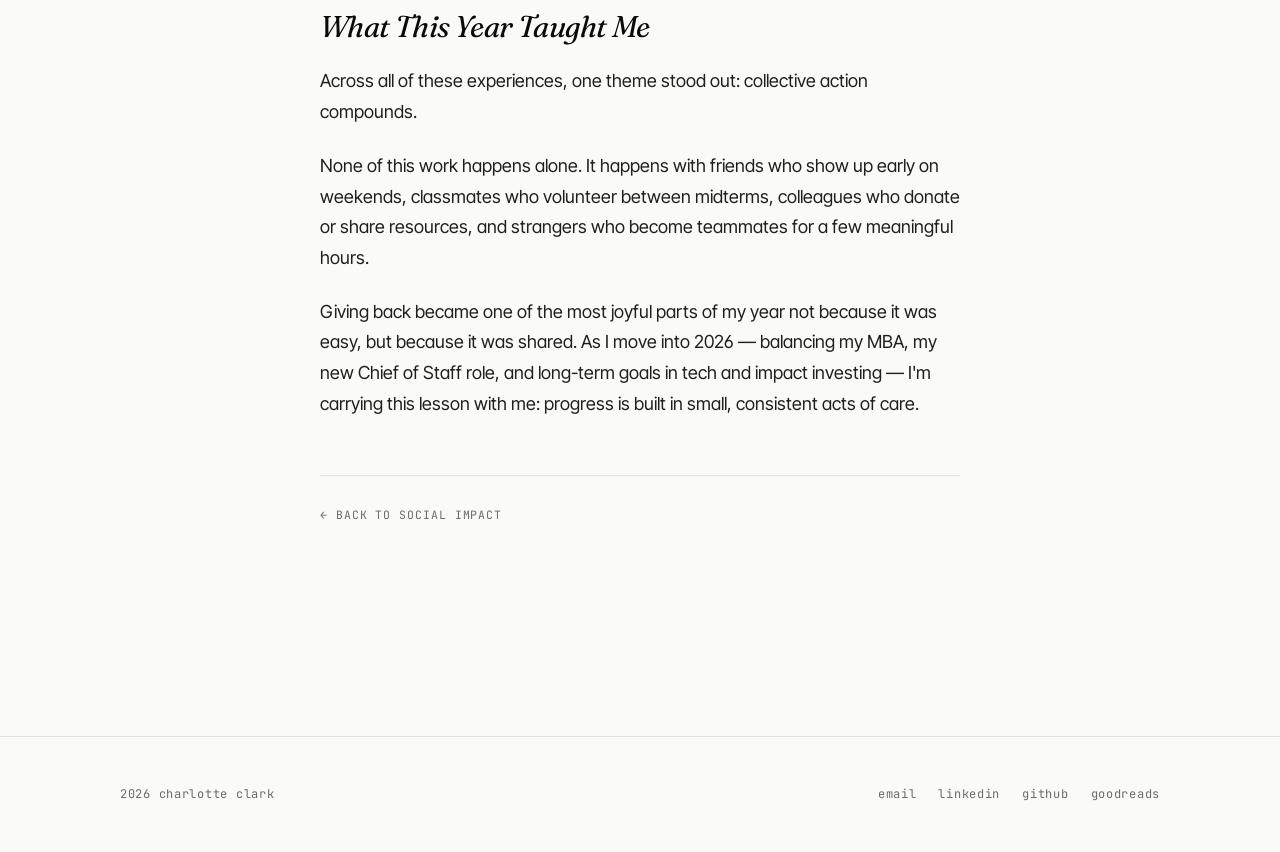
<file: blog/social-impact-showing-up-2025.html>
<!doctype html>
<html lang="en">
<head>
<meta charset="utf-8" />
<meta name="viewport" content="width=device-width, initial-scale=1" />
<title>Showing Up: A Year of Social Impact in 2025 — Charlotte Clark</title>
<meta name="description" content="A reflection on the people, organizations, and small acts of service that shaped 2025." />
<link rel="preconnect" href="https://fonts.googleapis.com">
<link rel="preconnect" href="https://fonts.gstatic.com" crossorigin>
<link href="https://fonts.googleapis.com/css2?family=Fraunces:ital,opsz,wght@0,9..144,400;0,9..144,500;1,9..144,400&family=Inter+Tight:wght@400;500;600&family=JetBrains+Mono:wght@400;500&display=swap" rel="stylesheet">
<link rel="stylesheet" href="../styles.css" />
</head>
<body>

<nav class="nav" aria-label="Primary">
  <div class="nav__inner">
    <a href="../index.html" class="nav__brand">Charlotte Clark</a>
    <div class="nav__links">
      <a href="https://charlotteclark.io/">home</a>
      <a href="../tech.html">tech</a>
      <a href="../social-impact.html">social impact</a>
    </div>
  </div>
</nav>

<main>
  <article class="post-page wrap">
    <a class="post-page__back" href="../social-impact.html">← back to social impact</a>

    <header class="post-page__head">
      <span class="eyebrow">January 25, 2026</span>
      <h1>Showing Up: A Year of Social Impact in 2025</h1>
    </header>

    <div class="post-body">

      <p>2025 was a year of transition for me — starting my MBA at UCLA Anderson, stepping into new leadership roles, and preparing for my next chapter in tech and product. But alongside all of that, one thread grounded me more than anything else: community.</p>

      <h2>Protecting the Places That Protect Us</h2>
      <p>Early this year, I volunteered with the Santa Monica Mountains Fund, helping replant native habitat and support wildlife conservation efforts after years of wildfires and drought.</p>
      <p>There's something deeply humbling about restoration work. You don't see results immediately. You dig, plant, water, and trust that time will do the rest. It's slow, physical, and unglamorous — and exactly the kind of work our climate needs more of.</p>
      <p>Spending a morning with dirt under my nails and the mountains in the distance was a powerful reminder that environmental resilience isn't abstract. It's built one plant, one trail, one volunteer day at a time.</p>
      <figure>
        <img src="../assets/images/firstblog/SAMOFund.jpeg" alt="Volunteering with SAMO Fund replanting event" />
      </figure>

      <h2>Supporting Neighbors Through Project Angel Food</h2>
      <p>In Los Angeles, food insecurity and serious illness often intersect in heartbreaking ways. Through Project Angel Food, I helped prepare and deliver medically tailored meals to people who are homebound and living with critical illnesses.</p>
      <p>Volunteering there is quietly transformative. You're not just cooking meals — you're contributing to dignity, stability, and health for people who are navigating incredibly hard seasons of life.</p>
      <p>It also reshaped how I think about "healthcare." It's not only hospitals and prescriptions. It's nutrition, reliability, and knowing that someone thought about you today.</p>
      <figure>
        <img src="../assets/images/firstblog/ProjectAngelFood.jpg" alt="Posing in front of prepared meals" />
      </figure>

      <h2>Helping Californians Participate in Democracy</h2>
      <p>This year, I also volunteered on voter engagement efforts to help California voters make a plan to participate in elections — answering questions, sharing resources, and helping people navigate the logistics of voting.</p>
      <p>In an era where civic participation can feel fragile or frustrating, these small interactions matter. Sometimes all it takes is clarity and encouragement for someone to feel empowered to take part.</p>
      <p>Democracy isn't just something that happens every few years. It's something we maintain, person by person.</p>

      <h2>Growing Community Through Local Gardens</h2>
      <p>I spent time supporting local community gardens, helping with planting, maintenance, and distribution. Community gardens sit at a beautiful intersection of food access, environmental stewardship, and human connection.</p>
      <p>They turn empty lots into gathering places. They turn neighbors into collaborators. And they remind us that communities thrive when people have both roots and reasons to come together.</p>
      <figure>
        <img src="../assets/images/firstblog/CommunityGardens.JPG" alt="UCLA Anderson class volunteering at a community garden" />
      </figure>

      <h2>Expanding Access to Education</h2>
      <p>One of the most meaningful responsibilities I hold is serving on the board of the Marge Gould and Kim Clark Memorial Scholarship Foundation.</p>
      <p>Our goal is simple and ambitious: help students access education who might otherwise be unable to afford it. That work involves reviewing applications, raising funds, and making careful decisions about how to support students not just financially, but holistically.</p>
      <p>Education has shaped my life in ways I could never fully measure — from USC to UCLA Anderson — and being able to help open that door for others is an honor I don't take lightly.</p>

      <h2>Funding Research, Honoring Memory</h2>
      <p>I also continued raising funds for rare cancer research at Memorial Sloan Kettering Cancer Center, in memory of my mom and others whose lives were cut short by these diseases.</p>
      <p>This work is personal. It always will be. Some causes you choose, and others choose you.</p>
      <blockquote>Channeling grief into funding research doesn't erase loss, but it gives it direction. It turns memory into momentum.</blockquote>
      <p>And it keeps hope alive for families who are still waiting for better treatments and better outcomes.</p>

      <h2>What This Year Taught Me</h2>
      <p>Across all of these experiences, one theme stood out: collective action compounds.</p>
      <p>None of this work happens alone. It happens with friends who show up early on weekends, classmates who volunteer between midterms, colleagues who donate or share resources, and strangers who become teammates for a few meaningful hours.</p>
      <p>Giving back became one of the most joyful parts of my year not because it was easy, but because it was shared. As I move into 2026 — balancing my MBA, my new Chief of Staff role, and long-term goals in tech and impact investing — I'm carrying this lesson with me: progress is built in small, consistent acts of care.</p>

    </div>

    <div class="post-page__foot">
      <a class="post-page__back" href="../social-impact.html">← back to social impact</a>
    </div>
  </article>
</main>

<footer class="foot">
  <div class="foot__inner">
    <div>2026 Charlotte Clark</div>
    <div class="foot__links">
      <a href="mailto:charlotte.clark.2027@anderson.ucla.edu">email</a>
      <a href="https://www.linkedin.com/in/charlotte-christensen-clark/">linkedin</a>
      <a href="https://github.com/charlxtteclark">github</a>
      <a href="https://www.goodreads.com/user/show/161017598-charlotte-clark">goodreads</a>
    </div>
  </div>
</footer>

</body>
</html>
</file>
<file: styles.css>
/* ============================================================
   Charlotte Clark — portfolio
   Design tokens, base type system, components
   ============================================================ */

:root {
  /* Palette */
  --paper:     #FAFAF7;
  --paper-2:   #F2F1EC;
  --ink:       #0A0A0A;
  --ink-2:     #1F1F1F;
  --muted:     #6B6B6B;
  --hairline:  #E2E1DB;
  --blue:      #1D3FAA;
  --blue-hover:#152E80;

  /* Type */
  --serif: "Fraunces", "Times New Roman", Georgia, serif;
  --sans:  "Inter Tight", -apple-system, BlinkMacSystemFont, "Segoe UI", Helvetica, Arial, sans-serif;
  --mono:  "JetBrains Mono", ui-monospace, SFMono-Regular, Menlo, Consolas, monospace;

  /* Layout */
  --max:        1120px;
  --gutter:     clamp(20px, 4vw, 40px);
  --section-y:  clamp(64px, 10vw, 120px);
}

/* ---------- Reset ---------- */
*,
*::before,
*::after { box-sizing: border-box; }

html { -webkit-text-size-adjust: 100%; scroll-behavior: smooth; }

body {
  margin: 0;
  background: var(--paper);
  color: var(--ink);
  font-family: var(--sans);
  font-size: 17px;
  line-height: 1.55;
  font-feature-settings: "ss01", "cv11";
  -webkit-font-smoothing: antialiased;
  -moz-osx-font-smoothing: grayscale;
}

img { max-width: 100%; display: block; }

a { color: inherit; text-decoration: none; }

/* ---------- Type ---------- */
.serif      { font-family: var(--serif); }
.mono       { font-family: var(--mono); }

.eyebrow {
  font-family: var(--mono);
  font-size: 11.5px;
  letter-spacing: 0.14em;
  text-transform: uppercase;
  color: var(--muted);
  font-weight: 400;
}

h1, h2, h3, h4 { font-family: var(--serif); font-weight: 400; letter-spacing: -0.01em; margin: 0; }

h1 {
  font-size: clamp(48px, 8vw, 96px);
  line-height: 0.98;
  letter-spacing: -0.025em;
}

h2 {
  font-size: clamp(32px, 4.5vw, 48px);
  line-height: 1.05;
  letter-spacing: -0.02em;
}

h3 {
  font-size: clamp(22px, 2.6vw, 28px);
  line-height: 1.2;
  letter-spacing: -0.015em;
}

p { margin: 0 0 1em; }

em, i { font-style: italic; }

/* ---------- Layout primitives ---------- */
.wrap {
  max-width: var(--max);
  margin: 0 auto;
  padding-left: var(--gutter);
  padding-right: var(--gutter);
}

.section { padding-block: var(--section-y); }
.section + .section { padding-top: 0; }

.hairline {
  height: 1px;
  background: var(--hairline);
  border: 0;
  margin: 0;
}

/* ---------- Nav ---------- */
.nav {
  position: sticky;
  top: 0;
  z-index: 50;
  background: color-mix(in oklab, var(--paper) 92%, transparent);
  backdrop-filter: saturate(140%) blur(10px);
  -webkit-backdrop-filter: saturate(140%) blur(10px);
  border-bottom: 1px solid var(--hairline);
}
.nav__inner {
  max-width: var(--max);
  margin: 0 auto;
  padding: 18px var(--gutter);
  display: flex;
  align-items: center;
  justify-content: space-between;
  gap: 24px;
}
.nav__brand {
  font-family: var(--serif);
  font-size: 20px;
  letter-spacing: -0.01em;
  font-weight: 400;
  display: flex;
  align-items: center;
  gap: 10px;
}
.nav__brand::before {
  content: "";
  width: 9px; height: 9px;
  background: var(--blue);
  display: inline-block;
  border-radius: 1px;
}
.nav__links {
  display: flex;
  gap: 28px;
  font-family: var(--mono);
  font-size: 12.5px;
  letter-spacing: 0.06em;
  text-transform: lowercase;
}
.nav__links a {
  color: var(--muted);
  padding-bottom: 2px;
  border-bottom: 1px solid transparent;
  transition: color .15s ease, border-color .15s ease;
}
.nav__links a:hover { color: var(--ink); }
.nav__links a[aria-current="page"] {
  color: var(--ink);
  border-bottom-color: var(--blue);
}

/* ---------- Hero ---------- */
.hero { padding-top: clamp(56px, 9vw, 100px); }

.hero__grid {
  display: grid;
  grid-template-columns: 1.45fr 1fr;
  gap: clamp(32px, 5vw, 72px);
  align-items: start;
}

.hero__name {
  margin-top: 18px;
}

.hero__tagline {
  font-family: var(--serif);
  font-style: italic;
  font-size: clamp(22px, 2.6vw, 30px);
  line-height: 1.25;
  color: var(--ink-2);
  margin-top: 22px;
  max-width: 28ch;
  letter-spacing: -0.01em;
}

.hero__photo {
  position: relative;
  aspect-ratio: 1 / 1;
  background: var(--paper-2);
  overflow: hidden;
}
.hero__photo img {
  width: 100%; height: 100%;
  object-fit: cover;
  object-position: 50% 30%;
}
.hero__photo-meta {
  margin-top: 12px;
  display: flex;
  justify-content: space-between;
  font-family: var(--mono);
  font-size: 11.5px;
  letter-spacing: 0.1em;
  color: var(--muted);
  text-transform: uppercase;
}

/* Right-column meta block under the photo */
.hero__currently {
  margin-top: clamp(40px, 5vw, 56px);
  padding-top: 20px;
  border-top: 1px solid var(--hairline);
}
.hero__currently dt {
  font-family: var(--mono);
  font-size: 11px;
  letter-spacing: 0.12em;
  text-transform: uppercase;
  color: var(--muted);
  margin-bottom: 4px;
}
.hero__currently dd {
  margin: 0 0 18px;
  font-family: var(--serif);
  font-size: 17px;
  line-height: 1.35;
  letter-spacing: -0.01em;
  color: var(--ink);
}
.hero__currently dd em { font-style: italic; color: var(--ink-2); }
.hero__currently dd:last-child { margin-bottom: 0; }

/* Bio block — sits in left column under tagline */
.bio {
  max-width: 56ch;
  margin-top: clamp(36px, 5vw, 56px);
  font-size: clamp(16.5px, 1.5vw, 18px);
  line-height: 1.65;
  color: var(--ink-2);
}
.bio p + p { margin-top: 1.1em; }
.bio em {
  font-family: var(--serif);
  font-style: italic;
  color: var(--ink);
  font-size: 1.03em;
  letter-spacing: -0.005em;
}

/* ---------- Section heading ---------- */
.sec-head {
  display: grid;
  grid-template-columns: 1fr auto;
  align-items: end;
  gap: 24px;
  padding-bottom: 28px;
  margin-bottom: 40px;
  border-bottom: 1px solid var(--hairline);
}
.sec-head__title { display: flex; flex-direction: column; gap: 12px; }
.sec-head__count {
  font-family: var(--mono);
  font-size: 11.5px;
  color: var(--muted);
  letter-spacing: 0.1em;
  text-transform: uppercase;
}

/* ---------- Next-up cards (home) ---------- */
.next {
  display: grid;
  grid-template-columns: 1fr 1fr;
  gap: 1px;
  background: var(--hairline);
  border-block: 1px solid var(--hairline);
}
.next__card {
  background: var(--paper);
  padding: clamp(28px, 4vw, 48px);
  display: flex;
  flex-direction: column;
  gap: 18px;
  transition: background .2s ease;
}
.next__card:hover { background: var(--paper-2); }
.next__card .eyebrow { color: var(--blue); }
.next__card h3 { font-style: italic; }
.next__card p { color: var(--muted); margin: 0; max-width: 38ch; }
.next__card .arrow {
  font-family: var(--serif);
  font-size: 18px;
  margin-top: auto;
  color: var(--blue);
}

/* ---------- Project cards (tech) ---------- */
.projects {
  display: grid;
  grid-template-columns: 1fr 1fr;
  gap: clamp(24px, 3vw, 40px);
}
.proj {
  display: flex;
  flex-direction: column;
  background: var(--paper);
  border: 1px solid var(--hairline);
  transition: border-color .2s ease;
  text-decoration: none;
  color: inherit;
  position: relative;
  overflow: hidden;
}
.proj:hover {
  border-color: var(--ink);
}
.proj:hover .proj__title { color: var(--blue); }

.proj__thumb {
  aspect-ratio: 16 / 10;
  background: var(--paper-2);
  border-bottom: 1px solid var(--hairline);
  overflow: hidden;
}
.proj__thumb img {
  width: 100%;
  height: 100%;
  object-fit: cover;
  display: block;
  transition: transform .35s ease;
}
.proj:hover .proj__thumb img { transform: scale(1.035); }

.proj__content {
  display: flex;
  flex-direction: column;
  flex: 1;
  padding: clamp(24px, 3vw, 36px);
}

.proj__top {
  display: flex;
  justify-content: space-between;
  align-items: baseline;
  gap: 16px;
  margin-bottom: 20px;
}
.proj__year {
  font-family: var(--mono);
  font-size: 11.5px;
  letter-spacing: 0.1em;
  color: var(--muted);
  text-transform: uppercase;
}
.proj__title {
  font-family: var(--serif);
  font-size: clamp(26px, 3vw, 34px);
  line-height: 1.08;
  letter-spacing: -0.02em;
  margin: 0 0 6px;
  transition: color .15s ease;
}
.proj__tagline {
  font-family: var(--serif);
  font-style: italic;
  color: var(--ink-2);
  font-size: 17px;
  margin: 0 0 18px;
}
.proj__body {
  color: var(--ink-2);
  font-size: 15.5px;
  line-height: 1.6;
  margin: 0 0 28px;
}
.proj__foot {
  margin-top: auto;
  display: flex;
  justify-content: space-between;
  align-items: center;
  padding-top: 18px;
  border-top: 1px solid var(--hairline);
  font-family: var(--mono);
  font-size: 11.5px;
  letter-spacing: 0.08em;
  text-transform: uppercase;
  color: var(--muted);
}
.proj__link { color: var(--blue); display: inline-flex; gap: 8px; align-items: center; }
.proj__link::after { content: "↗"; font-family: var(--serif); }

/* ---------- Volunteering focus list ---------- */
.focus {
  display: grid;
  grid-template-columns: 1fr 1fr;
  gap: 1px;
  background: var(--hairline);
  border-block: 1px solid var(--hairline);
}
.focus__item {
  background: var(--paper);
  padding: clamp(28px, 4vw, 44px);
  display: flex;
  flex-direction: column;
  gap: 14px;
}
.focus__item--full {
  grid-column: 1 / -1;
}
.focus__num {
  font-family: var(--mono);
  font-size: 11.5px;
  letter-spacing: 0.12em;
  color: var(--blue);
}
.focus__title {
  font-family: var(--serif);
  font-size: clamp(24px, 2.8vw, 30px);
  line-height: 1.15;
  letter-spacing: -0.015em;
}
.focus__body {
  color: var(--muted);
  font-size: 15px;
  line-height: 1.6;
  max-width: 40ch;
}

/* ---------- Partner / nonprofit logo strip ---------- */
.partners {
  display: flex;
  flex-wrap: wrap;
  align-items: center;
  justify-content: center;
  gap: clamp(36px, 5vw, 64px) clamp(48px, 7vw, 88px);
  padding: clamp(40px, 6vw, 64px) clamp(28px, 5vw, 48px);
  border: 1px solid var(--hairline);
  background: var(--paper);
}
.partners__cell {
  display: flex;
  align-items: center;
  justify-content: center;
  height: 96px;
  flex: 0 0 auto;
}
.partners__cell img {
  max-height: 100%;
  max-width: 260px;
  width: auto;
  height: auto;
  object-fit: contain;
  display: block;
}

/* ---------- Blog list ---------- */
.posts { border-top: 1px solid var(--hairline); }
.post {
  display: grid;
  grid-template-columns: 140px 1fr auto;
  gap: 32px;
  align-items: baseline;
  padding: 28px 0;
  border-bottom: 1px solid var(--hairline);
  text-decoration: none;
  color: inherit;
  transition: padding-left .15s ease;
}
.post:hover { padding-left: 10px; }
.post:hover .post__title { color: var(--blue); }
.post__date {
  font-family: var(--mono);
  font-size: 11.5px;
  letter-spacing: 0.08em;
  color: var(--muted);
  text-transform: uppercase;
}
.post__title {
  font-family: var(--serif);
  font-size: clamp(20px, 2vw, 24px);
  line-height: 1.25;
  letter-spacing: -0.01em;
  transition: color .15s ease;
}
.post__excerpt {
  color: var(--muted);
  font-size: 15px;
  line-height: 1.55;
  margin-top: 6px;
  max-width: 60ch;
}
.post__arrow {
  font-family: var(--serif);
  color: var(--blue);
  font-size: 18px;
}

.post-empty {
  padding: 40px 0 8px;
  color: var(--muted);
  font-family: var(--mono);
  font-size: 12px;
  letter-spacing: 0.08em;
  text-transform: uppercase;
  border-bottom: 1px solid var(--hairline);
}

/* ---------- Footer ---------- */
.foot {
  border-top: 1px solid var(--hairline);
  padding-block: 48px;
  margin-top: clamp(64px, 8vw, 100px);
}
.foot__inner {
  max-width: var(--max);
  margin: 0 auto;
  padding-inline: var(--gutter);
  display: flex;
  justify-content: space-between;
  align-items: baseline;
  gap: 24px;
  flex-wrap: wrap;
  font-family: var(--mono);
  font-size: 12px;
  letter-spacing: 0.06em;
  color: var(--muted);
  text-transform: lowercase;
}
.foot a:hover { color: var(--blue); }
.foot__links { display: flex; gap: 22px; }

/* ---------- Blog post page ---------- */
.post-page {
  max-width: 720px;
  padding-top: clamp(48px, 7vw, 80px);
  padding-bottom: clamp(48px, 7vw, 80px);
}
.post-page__back {
  font-family: var(--mono);
  font-size: 11.5px;
  letter-spacing: 0.08em;
  text-transform: uppercase;
  color: var(--muted);
  display: inline-block;
  margin-bottom: 32px;
  transition: color .15s ease;
}
.post-page__back:hover { color: var(--blue); }

.post-page__head { margin-bottom: 48px; }
.post-page__head .eyebrow { display: block; margin-bottom: 16px; }
.post-page__head h1 {
  font-size: clamp(36px, 5vw, 56px);
  line-height: 1.05;
}

.post-body {
  font-size: 18px;
  line-height: 1.7;
  color: var(--ink-2);
}
.post-body p { margin: 0 0 1.3em; }
.post-body h2 {
  font-family: var(--serif);
  font-style: italic;
  font-size: clamp(24px, 3vw, 30px);
  color: var(--ink);
  margin: 2em 0 0.8em;
}
.post-body figure { margin: 2em 0; }
.post-body img { width: 100%; border: 1px solid var(--hairline); }
.post-body figcaption {
  font-family: var(--mono);
  font-size: 12px;
  color: var(--muted);
  margin-top: 10px;
  letter-spacing: 0.04em;
}
.post-body ul { padding-left: 1.3em; margin: 0 0 1.3em; }
.post-body li { margin-bottom: 0.5em; }
.post-body blockquote {
  border-left: 2px solid var(--blue);
  padding-left: 24px;
  margin: 2em 0;
  font-family: var(--serif);
  font-style: italic;
  font-size: 20px;
  color: var(--ink);
}
.post-page__foot {
  margin-top: 56px;
  padding-top: 24px;
  border-top: 1px solid var(--hairline);
}

/* ---------- Responsive ---------- */
@media (max-width: 820px) {
  .hero__grid { grid-template-columns: 1fr; }
  .hero__photo { max-width: 380px; }
  .hero__currently { display: none; }
  .next, .focus { grid-template-columns: 1fr; }
  .projects { grid-template-columns: 1fr; }
  .partners { grid-template-columns: repeat(2, 1fr); }
  .post {
    grid-template-columns: 1fr;
    gap: 8px;
  }
  .post__arrow { display: none; }
  .sec-head { grid-template-columns: 1fr; }
}

@media (max-width: 560px) {
  .nav__inner { padding: 14px var(--gutter); gap: 12px; }
  .nav__brand { font-size: 16px; white-space: nowrap; }
  .nav__brand::before { width: 7px; height: 7px; }
  .nav__links { gap: 14px; font-size: 11.5px; }
}

/* ---------- Reduced motion ---------- */
@media (prefers-reduced-motion: reduce) {
  *, *::before, *::after {
    animation-duration: 0.01ms !important;
    transition-duration: 0.01ms !important;
  }
  html { scroll-behavior: auto; }
}

/* ---------- Focus ---------- */
:focus-visible {
  outline: 2px solid var(--blue);
  outline-offset: 3px;
  border-radius: 2px;
}
</file>
